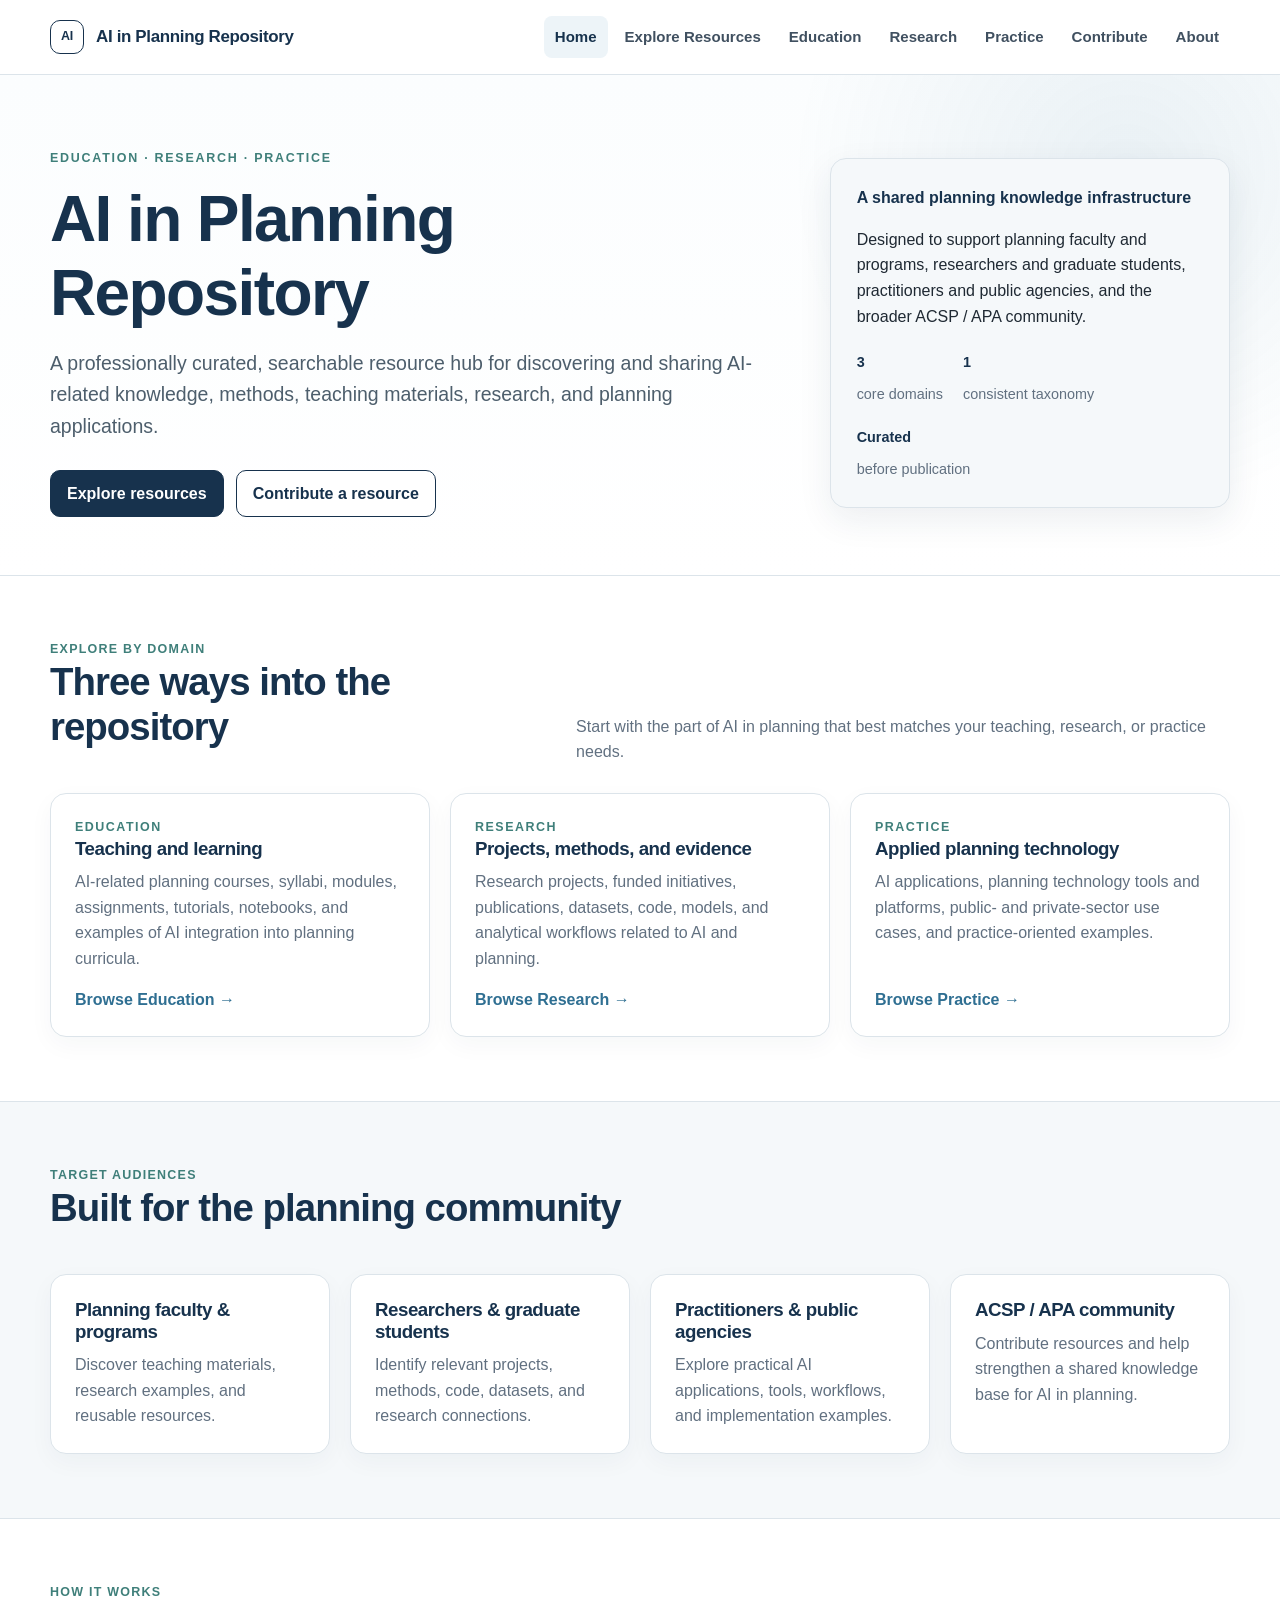
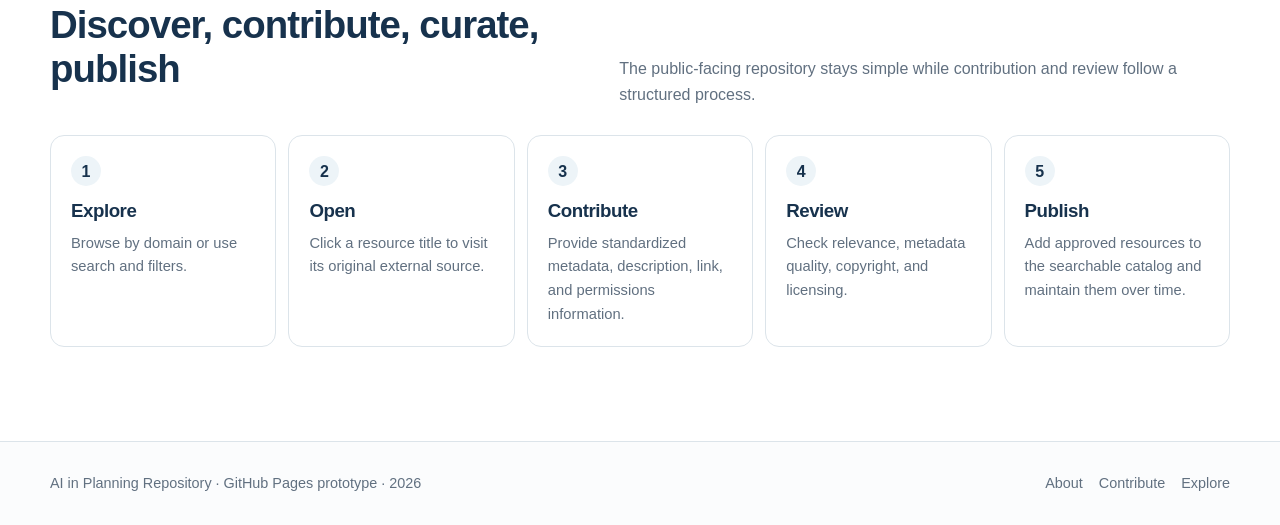
<file: index.html>
<!doctype html>
<html lang="en">
<head>
  <meta charset="utf-8">
  <meta name="viewport" content="width=device-width, initial-scale=1">
  <meta name="description" content="AI in Planning Repository">
  <title>Home | AI in Planning Repository</title>
  <link rel="stylesheet" href="assets/css/styles.css">
</head>
<body>

<a class="skip-link" href="#main">Skip to main content</a>
<header class="site-header">
  <div class="container header-inner">
    <a class="brand" href="index.html" aria-label="AI in Planning Repository home">
      <span class="brand-mark" aria-hidden="true">AI</span>
      <span>AI in Planning Repository</span>
    </a>
    <button class="nav-toggle" type="button" aria-expanded="false" aria-controls="site-navigation">Menu</button>
    <nav class="site-nav" id="site-navigation" aria-label="Primary navigation">
      <ul><li><a href="index.html" aria-current="page">Home</a></li><li><a href="explore.html">Explore Resources</a></li><li><a href="education.html">Education</a></li><li><a href="research.html">Research</a></li><li><a href="practice.html">Practice</a></li><li><a href="contribute.html">Contribute</a></li><li><a href="about.html">About</a></li></ul>
    </nav>
  </div>
</header>

<main id="main">

<section class="hero">
  <div class="container hero-grid">
    <div>
      <div class="eyebrow">Education · Research · Practice</div>
      <h1>AI in Planning Repository</h1>
      <p class="lede">
        A professionally curated, searchable resource hub for discovering and sharing
        AI-related knowledge, methods, teaching materials, research, and planning applications.
      </p>
      <div class="button-row">
        <a class="btn" href="explore.html">Explore resources</a>
        <a class="btn secondary" href="contribute.html">Contribute a resource</a>
      </div>
    </div>
    <aside class="hero-note" aria-label="Repository purpose">
      <strong>A shared planning knowledge infrastructure</strong>
      <p>
        Designed to support planning faculty and programs, researchers and graduate students,
        practitioners and public agencies, and the broader ACSP / APA community.
      </p>
      <div class="stat-line">
        <span><strong>3</strong> core domains</span>
        <span><strong>1</strong> consistent taxonomy</span>
        <span><strong>Curated</strong> before publication</span>
      </div>
    </aside>
  </div>
</section>

<section class="section">
  <div class="container">
    <div class="section-heading">
      <div>
        <div class="small-caps">Explore by domain</div>
        <h2>Three ways into the repository</h2>
      </div>
      <p>Start with the part of AI in planning that best matches your teaching, research, or practice needs.</p>
    </div>

    <div class="domain-grid">
      <article class="card domain-card">
        <div>
          <div class="domain-kicker">Education</div>
          <h3>Teaching and learning</h3>
          <p>AI-related planning courses, syllabi, modules, assignments, tutorials, notebooks, and examples of AI integration into planning curricula.</p>
        </div>
        <a class="text-link" href="education.html">Browse Education →</a>
      </article>

      <article class="card domain-card">
        <div>
          <div class="domain-kicker">Research</div>
          <h3>Projects, methods, and evidence</h3>
          <p>Research projects, funded initiatives, publications, datasets, code, models, and analytical workflows related to AI and planning.</p>
        </div>
        <a class="text-link" href="research.html">Browse Research →</a>
      </article>

      <article class="card domain-card">
        <div>
          <div class="domain-kicker">Practice</div>
          <h3>Applied planning technology</h3>
          <p>AI applications, planning technology tools and platforms, public- and private-sector use cases, and practice-oriented examples.</p>
        </div>
        <a class="text-link" href="practice.html">Browse Practice →</a>
      </article>
    </div>
  </div>
</section>

<section class="section soft">
  <div class="container">
    <div class="section-heading">
      <div>
        <div class="small-caps">Target audiences</div>
        <h2>Built for the planning community</h2>
      </div>
    </div>
    <div class="audience-grid">
      <article class="card"><h3>Planning faculty & programs</h3><p>Discover teaching materials, research examples, and reusable resources.</p></article>
      <article class="card"><h3>Researchers & graduate students</h3><p>Identify relevant projects, methods, code, datasets, and research connections.</p></article>
      <article class="card"><h3>Practitioners & public agencies</h3><p>Explore practical AI applications, tools, workflows, and implementation examples.</p></article>
      <article class="card"><h3>ACSP / APA community</h3><p>Contribute resources and help strengthen a shared knowledge base for AI in planning.</p></article>
    </div>
  </div>
</section>

<section class="section">
  <div class="container">
    <div class="section-heading">
      <div>
        <div class="small-caps">How it works</div>
        <h2>Discover, contribute, curate, publish</h2>
      </div>
      <p>The public-facing repository stays simple while contribution and review follow a structured process.</p>
    </div>
    <div class="workflow" aria-label="Repository workflow">
      <div class="workflow-step"><h3>Explore</h3><p>Browse by domain or use search and filters.</p></div>
      <div class="workflow-step"><h3>Open</h3><p>Click a resource title to visit its original external source.</p></div>
      <div class="workflow-step"><h3>Contribute</h3><p>Provide standardized metadata, description, link, and permissions information.</p></div>
      <div class="workflow-step"><h3>Review</h3><p>Check relevance, metadata quality, copyright, and licensing.</p></div>
      <div class="workflow-step"><h3>Publish</h3><p>Add approved resources to the searchable catalog and maintain them over time.</p></div>
    </div>
  </div>
</section>

</main>

<footer class="site-footer">
  <div class="container footer-inner">
    <div>AI in Planning Repository · GitHub Pages prototype · <span data-year></span></div>
    <div class="footer-links">
      <a href="about.html">About</a>
      <a href="contribute.html">Contribute</a>
      <a href="explore.html">Explore</a>
    </div>
  </div>
</footer>
<script src="data/resources.js"></script>
<script src="assets/js/app.js"></script>

</body>
</html>
</file>
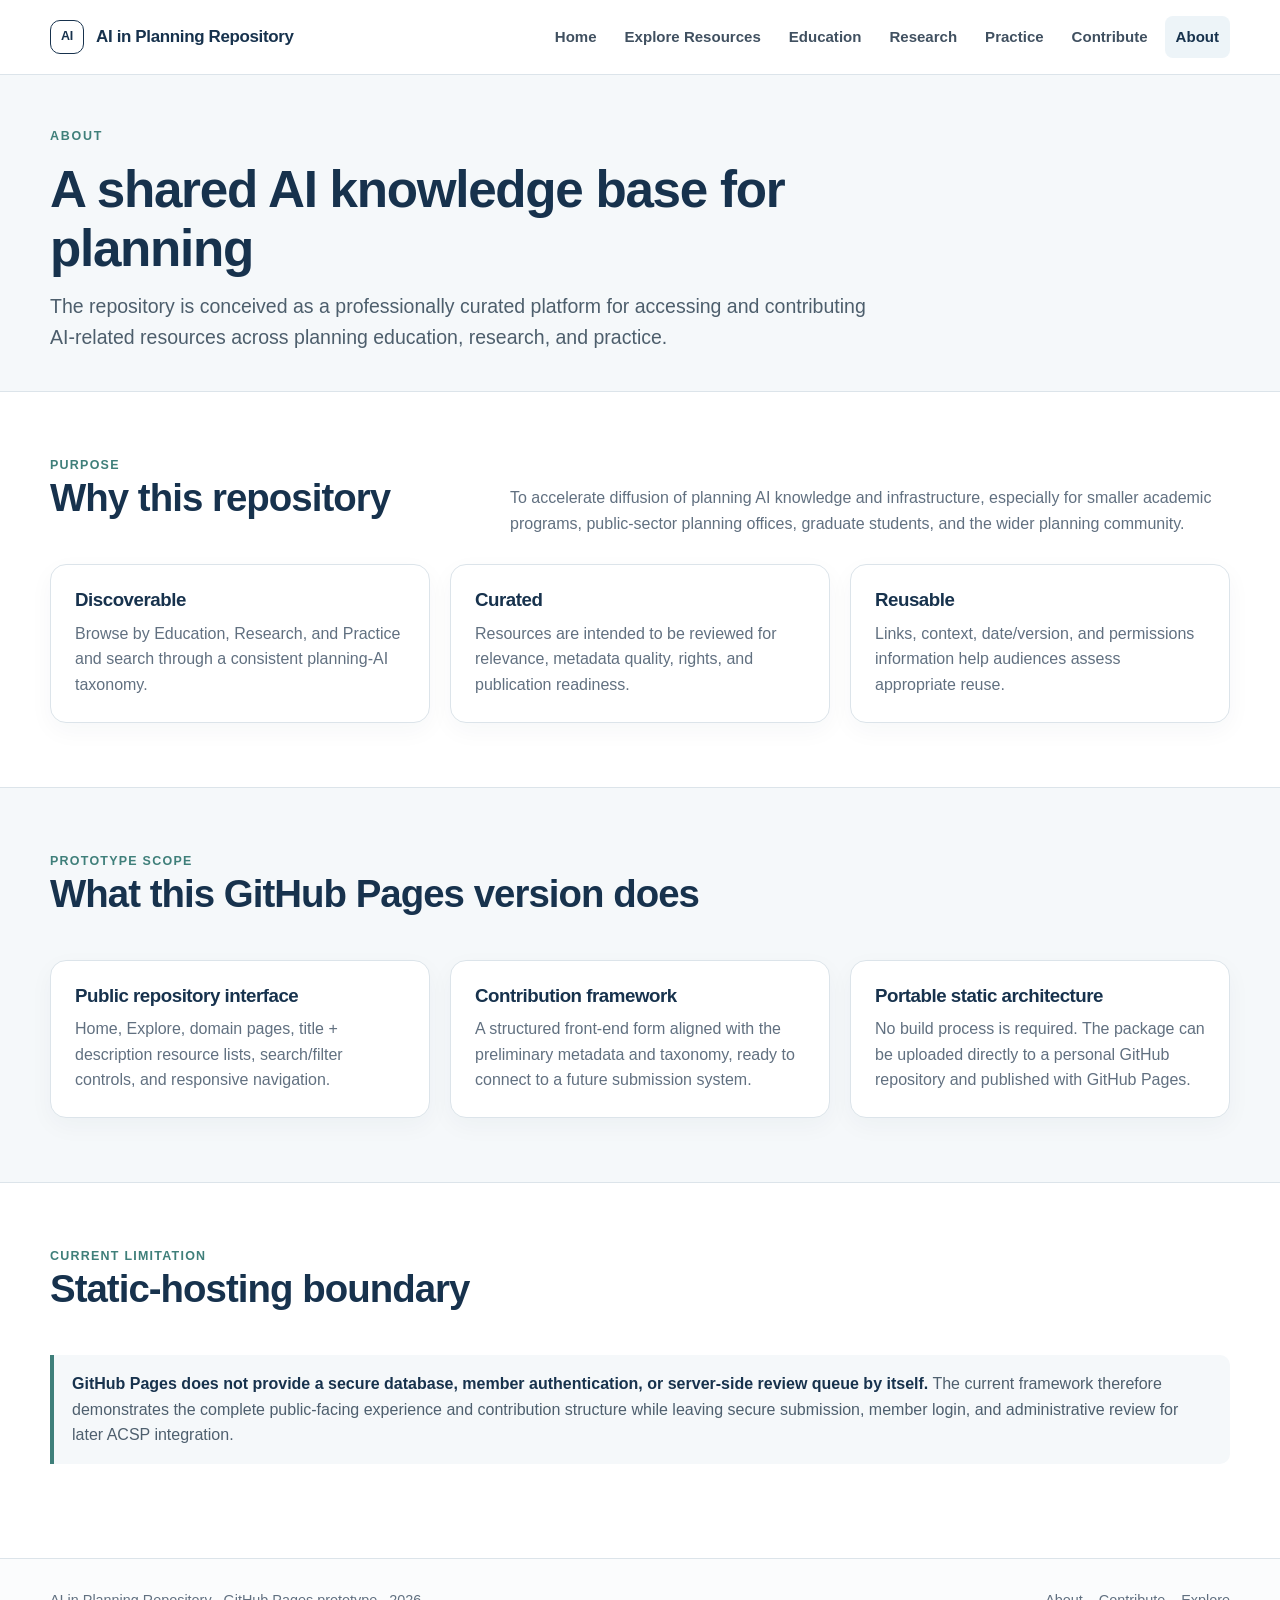
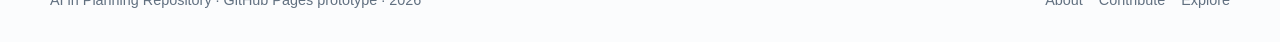
<file: about.html>
<!doctype html>
<html lang="en">
<head>
  <meta charset="utf-8">
  <meta name="viewport" content="width=device-width, initial-scale=1">
  <meta name="description" content="AI in Planning Repository">
  <title>About | AI in Planning Repository</title>
  <link rel="stylesheet" href="assets/css/styles.css">
</head>
<body>

<a class="skip-link" href="#main">Skip to main content</a>
<header class="site-header">
  <div class="container header-inner">
    <a class="brand" href="index.html" aria-label="AI in Planning Repository home">
      <span class="brand-mark" aria-hidden="true">AI</span>
      <span>AI in Planning Repository</span>
    </a>
    <button class="nav-toggle" type="button" aria-expanded="false" aria-controls="site-navigation">Menu</button>
    <nav class="site-nav" id="site-navigation" aria-label="Primary navigation">
      <ul><li><a href="index.html">Home</a></li><li><a href="explore.html">Explore Resources</a></li><li><a href="education.html">Education</a></li><li><a href="research.html">Research</a></li><li><a href="practice.html">Practice</a></li><li><a href="contribute.html">Contribute</a></li><li><a href="about.html" aria-current="page">About</a></li></ul>
    </nav>
  </div>
</header>

<main id="main">

<section class="page-hero">
  <div class="container">
    <div class="eyebrow">About</div>
    <h1>A shared AI knowledge base for planning</h1>
    <p class="lede">The repository is conceived as a professionally curated platform for accessing and contributing AI-related resources across planning education, research, and practice.</p>
  </div>
</section>

<section class="section">
  <div class="container">
    <div class="section-heading">
      <div>
        <div class="small-caps">Purpose</div>
        <h2>Why this repository</h2>
      </div>
      <p>To accelerate diffusion of planning AI knowledge and infrastructure, especially for smaller academic programs, public-sector planning offices, graduate students, and the wider planning community.</p>
    </div>

    <div class="principle-grid">
      <article class="card"><h3>Discoverable</h3><p>Browse by Education, Research, and Practice and search through a consistent planning-AI taxonomy.</p></article>
      <article class="card"><h3>Curated</h3><p>Resources are intended to be reviewed for relevance, metadata quality, rights, and publication readiness.</p></article>
      <article class="card"><h3>Reusable</h3><p>Links, context, date/version, and permissions information help audiences assess appropriate reuse.</p></article>
    </div>
  </div>
</section>

<section class="section soft">
  <div class="container">
    <div class="section-heading">
      <div>
        <div class="small-caps">Prototype scope</div>
        <h2>What this GitHub Pages version does</h2>
      </div>
    </div>
    <div class="domain-grid">
      <article class="card"><h3>Public repository interface</h3><p>Home, Explore, domain pages, title + description resource lists, search/filter controls, and responsive navigation.</p></article>
      <article class="card"><h3>Contribution framework</h3><p>A structured front-end form aligned with the preliminary metadata and taxonomy, ready to connect to a future submission system.</p></article>
      <article class="card"><h3>Portable static architecture</h3><p>No build process is required. The package can be uploaded directly to a personal GitHub repository and published with GitHub Pages.</p></article>
    </div>
  </div>
</section>

<section class="section">
  <div class="container">
    <div class="section-heading">
      <div>
        <div class="small-caps">Current limitation</div>
        <h2>Static-hosting boundary</h2>
      </div>
    </div>
    <div class="notice">
      <strong>GitHub Pages does not provide a secure database, member authentication, or server-side review queue by itself.</strong>
      The current framework therefore demonstrates the complete public-facing experience and contribution structure while leaving secure submission, member login, and administrative review for later ACSP integration.
    </div>
  </div>
</section>

</main>

<footer class="site-footer">
  <div class="container footer-inner">
    <div>AI in Planning Repository · GitHub Pages prototype · <span data-year></span></div>
    <div class="footer-links">
      <a href="about.html">About</a>
      <a href="contribute.html">Contribute</a>
      <a href="explore.html">Explore</a>
    </div>
  </div>
</footer>
<script src="data/resources.js"></script>
<script src="assets/js/app.js"></script>

</body>
</html>
</file>
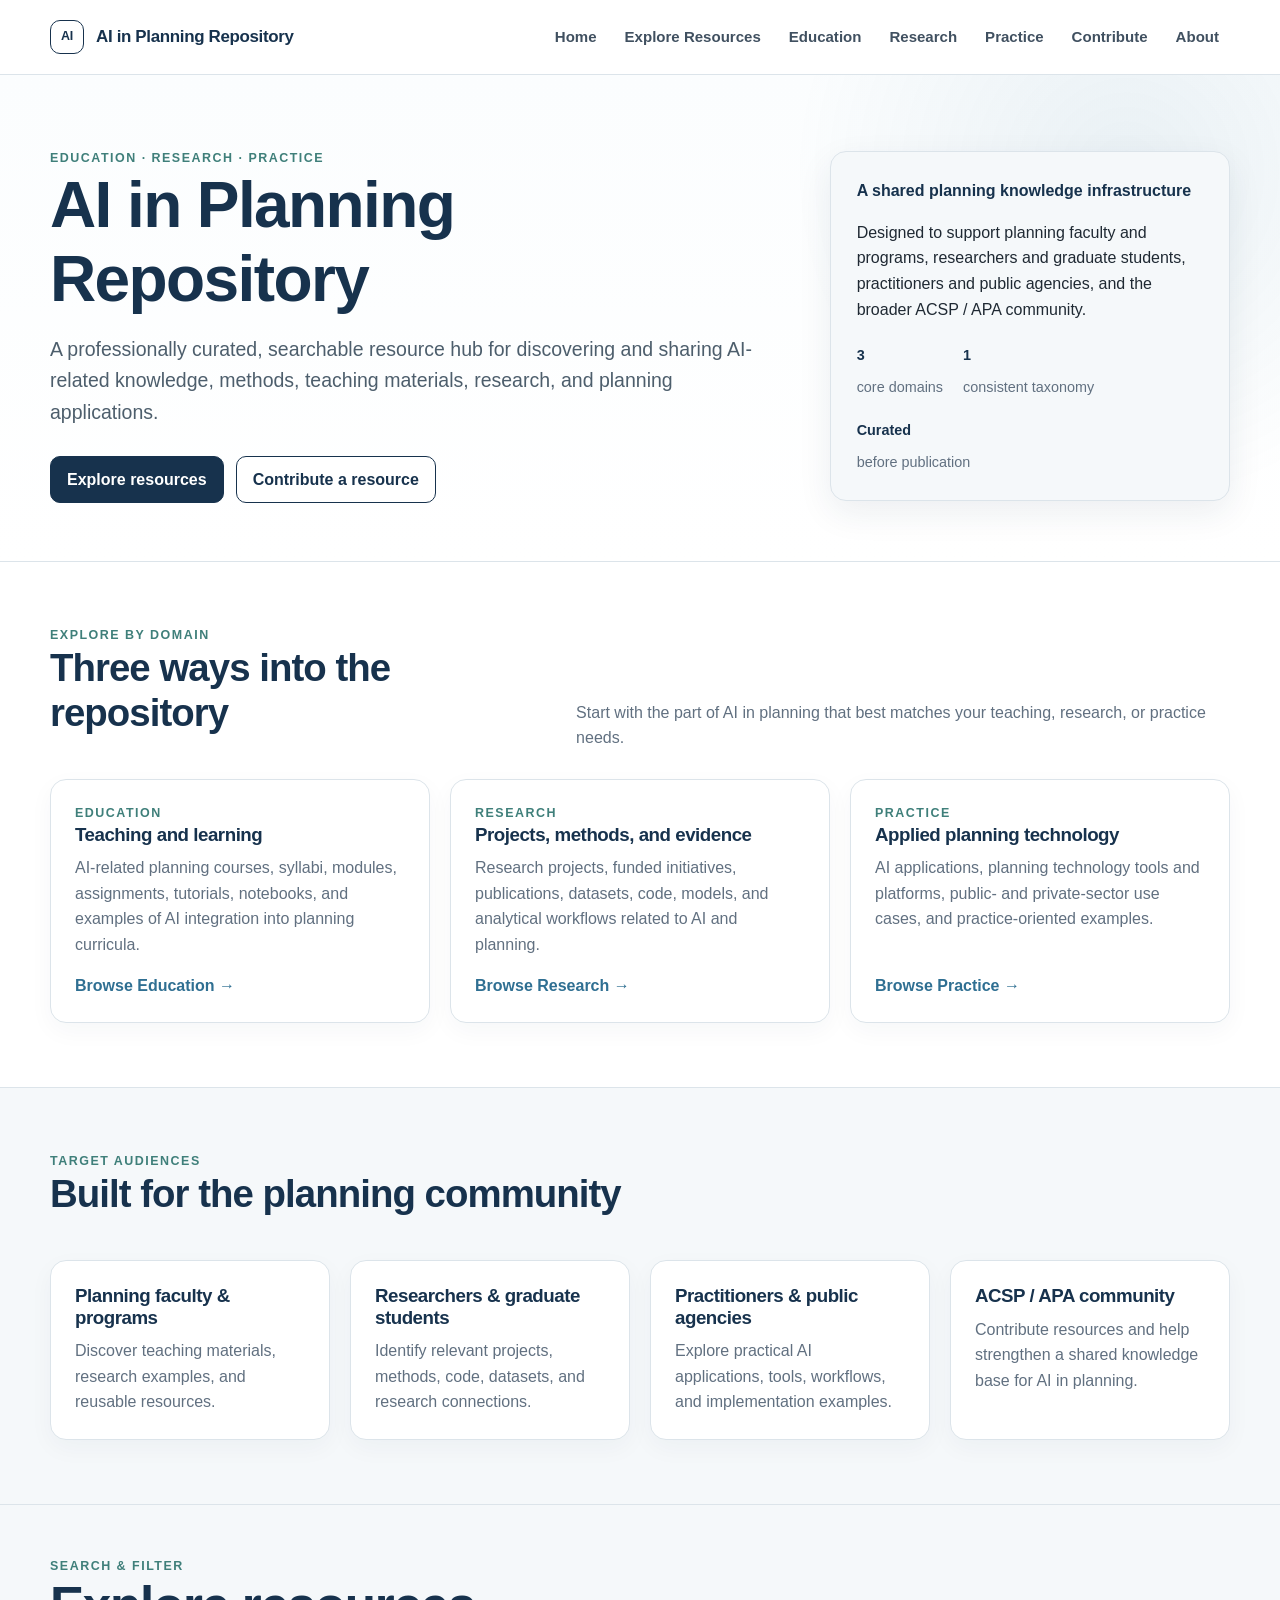
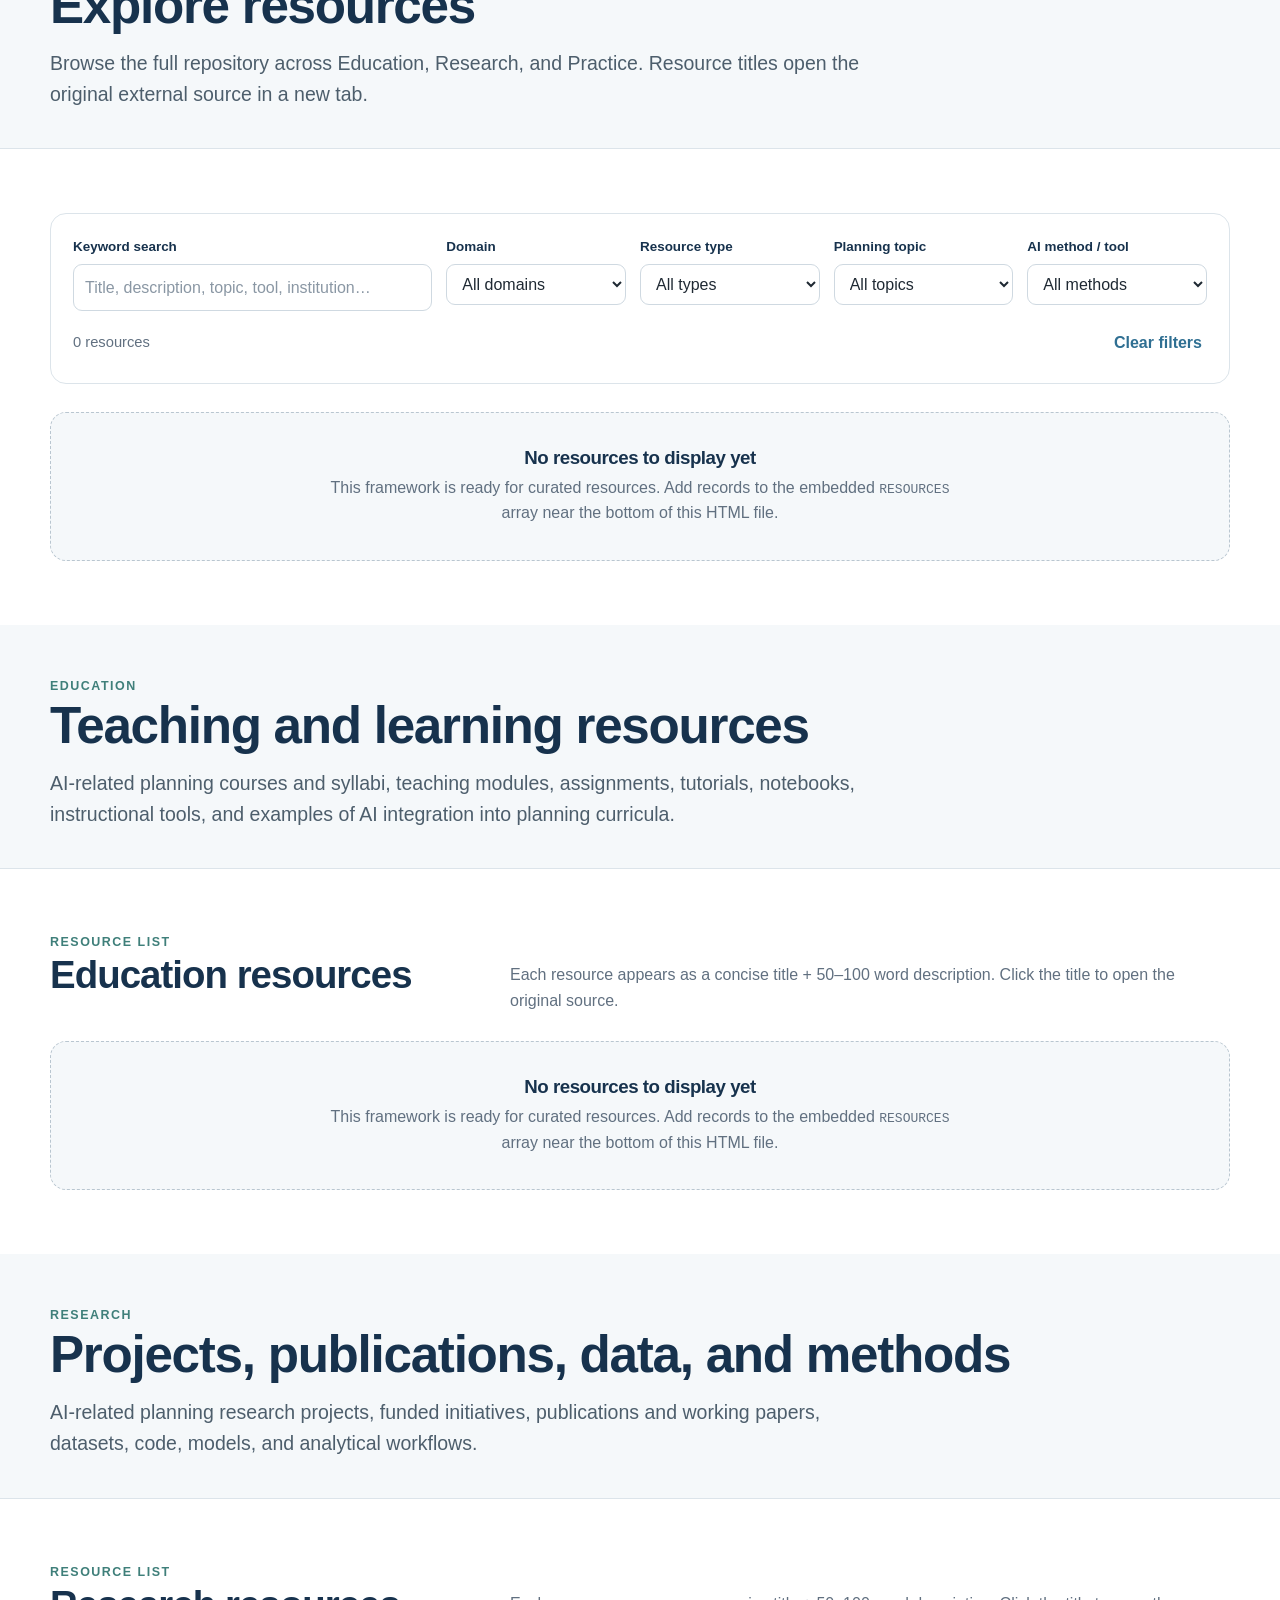
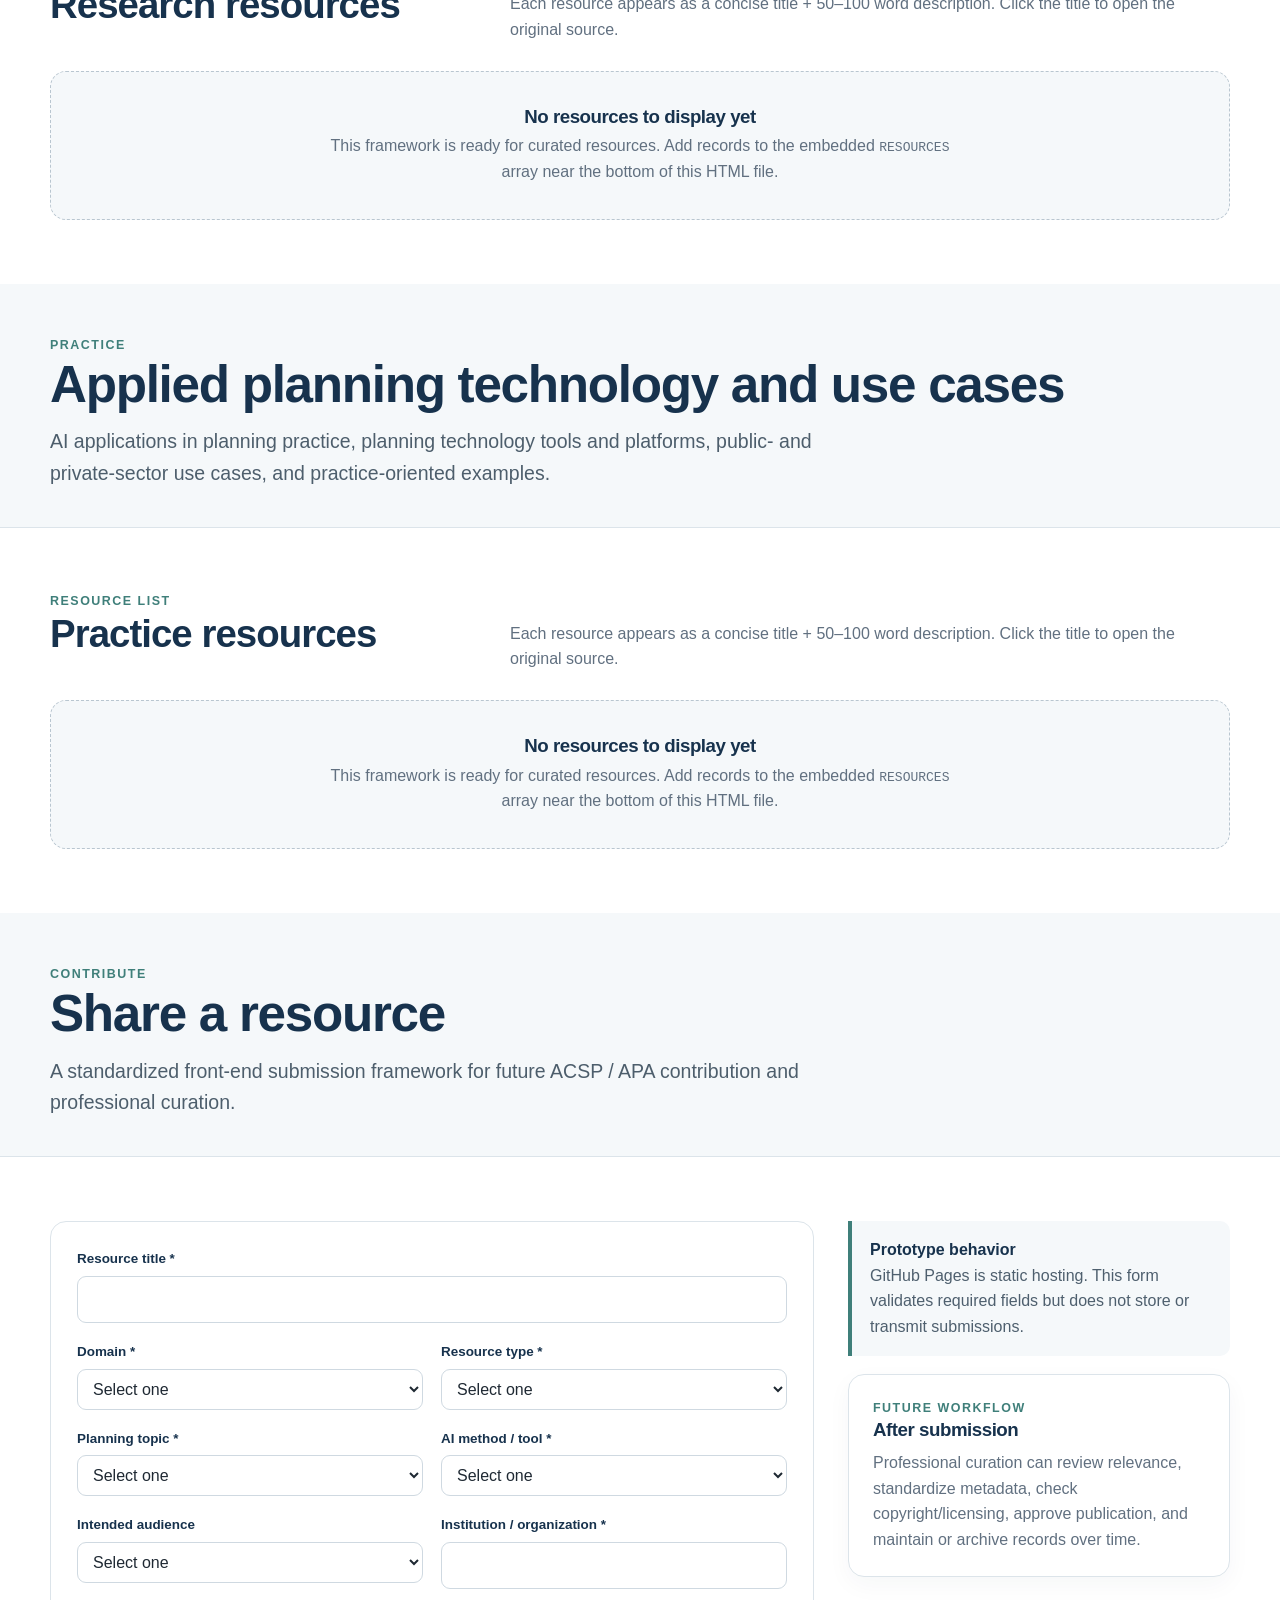
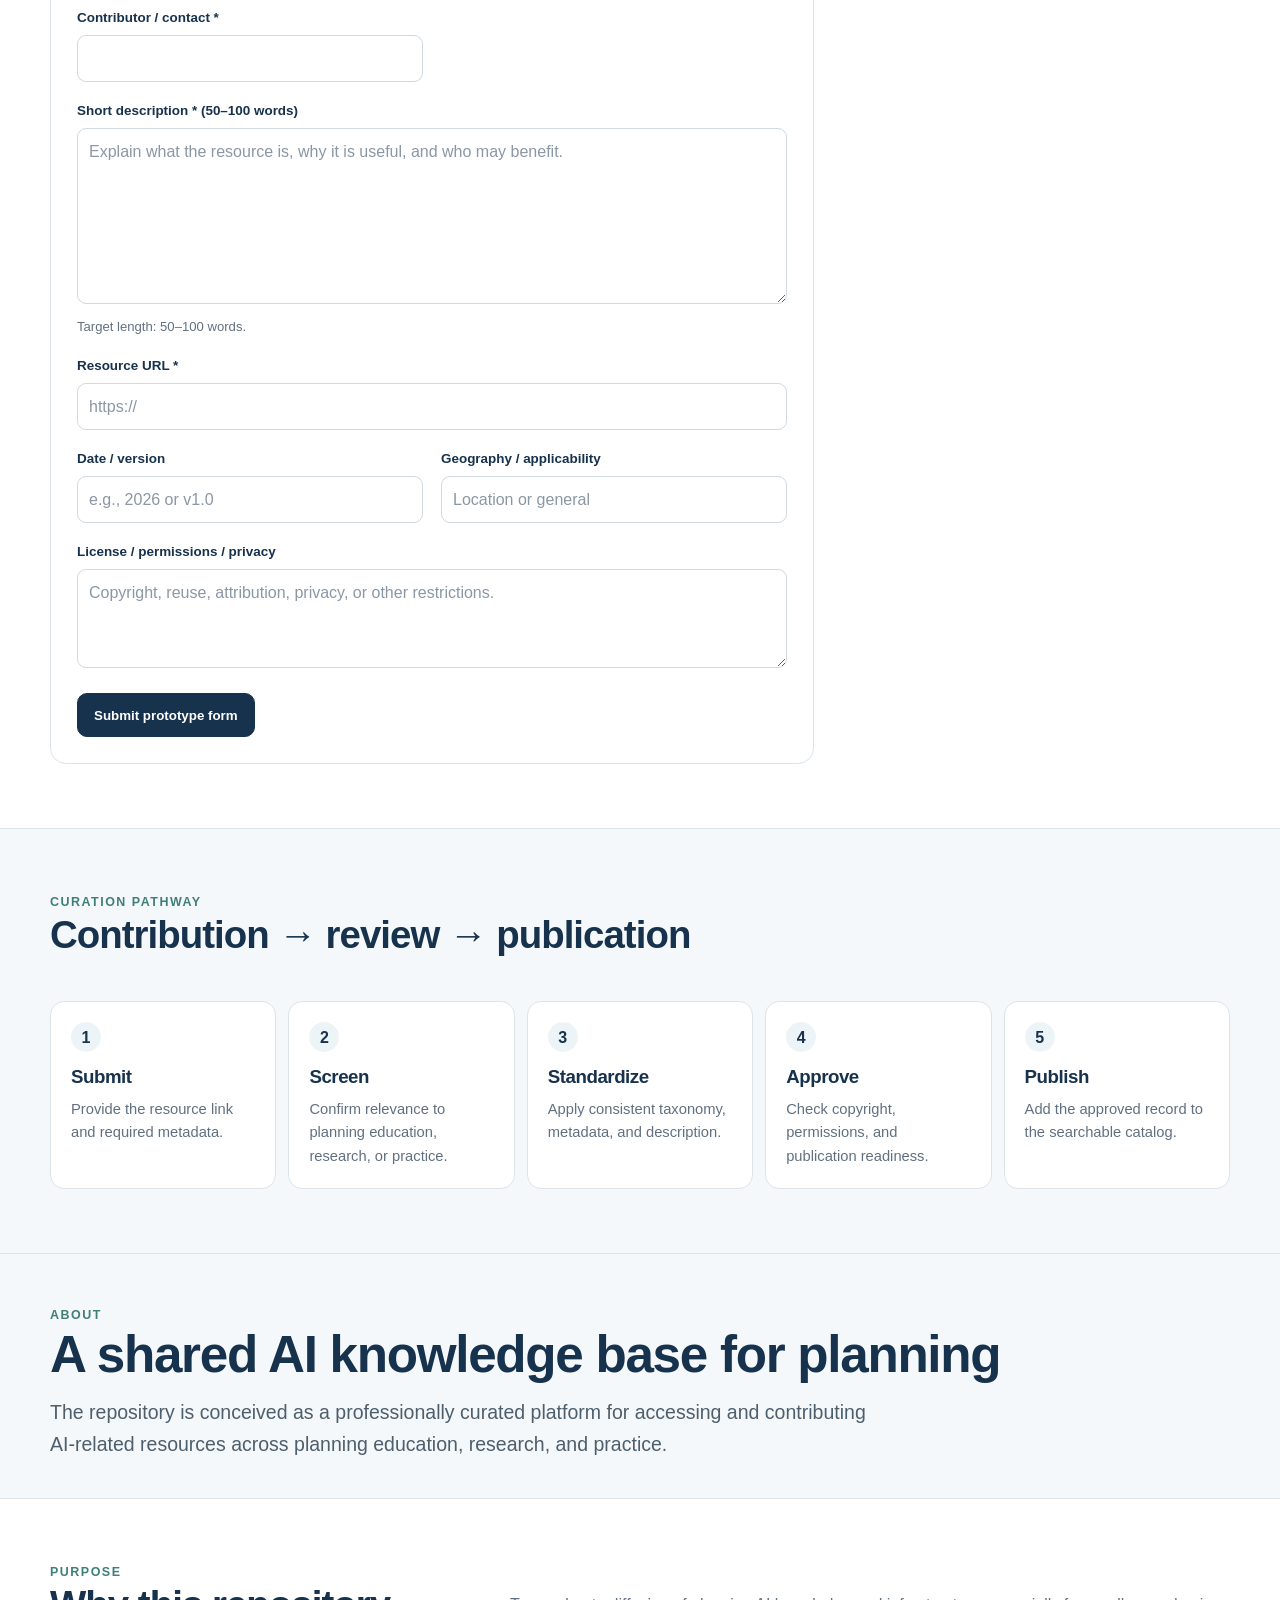
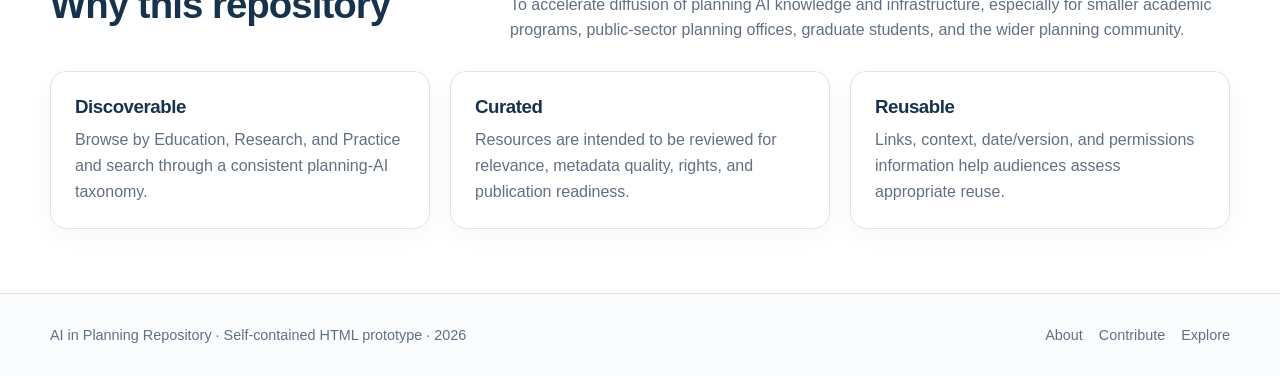
<file: AI-in-Planning-Repository-Self-Contained.html>
<!doctype html>
<html lang="en">
<head>
  <meta charset="utf-8">
  <meta name="viewport" content="width=device-width, initial-scale=1">
  <meta name="description" content="AI in Planning Repository — self-contained GitHub Pages prototype">
  <title>AI in Planning Repository</title>
  <style>
    :root{
      --navy:#17324d;--navy2:#244864;--blue:#2f6f92;--teal:#3f7f7a;--ink:#1f2933;
      --muted:#617080;--line:#dce4ea;--soft:#f5f8fa;--softblue:#edf4f8;--white:#fff;
      --shadow:0 12px 34px rgba(23,50,77,.08);--radius:16px;--max:1180px
    }
    *{box-sizing:border-box}
    html{scroll-behavior:smooth}
    body{margin:0;font-family:Inter,ui-sans-serif,-apple-system,BlinkMacSystemFont,"Segoe UI",Roboto,Helvetica,Arial,sans-serif;color:var(--ink);background:#fff;line-height:1.6}
    a{color:var(--blue)}
    a:hover{color:var(--navy)}
    a:focus-visible,button:focus-visible,input:focus-visible,select:focus-visible,textarea:focus-visible{outline:3px solid rgba(11,111,183,.28);outline-offset:2px}
    .container{width:min(calc(100% - 40px),var(--max));margin:0 auto}
    .skip-link{position:absolute;top:-60px;left:16px;z-index:1000;background:var(--navy);color:white;padding:10px 14px;border-radius:8px;text-decoration:none}
    .skip-link:focus{top:12px}
    .site-header{position:sticky;top:0;z-index:50;background:rgba(255,255,255,.96);backdrop-filter:blur(12px);border-bottom:1px solid var(--line)}
    .header-inner{min-height:74px;display:flex;align-items:center;justify-content:space-between;gap:28px}
    .brand{display:inline-flex;align-items:center;gap:12px;color:var(--navy);text-decoration:none;font-weight:800;letter-spacing:-.02em;font-size:1.06rem}
    .brand-mark{width:34px;height:34px;display:grid;place-items:center;border:1px solid var(--navy);border-radius:10px;font-size:.78rem;font-weight:800}
    .nav-toggle{display:none;border:1px solid var(--line);background:white;color:var(--navy);border-radius:9px;padding:8px 11px;font:inherit;cursor:pointer}
    nav ul{display:flex;list-style:none;padding:0;margin:0;gap:6px;align-items:center}
    nav a{display:inline-block;padding:9px 11px;color:#405060;text-decoration:none;border-radius:8px;font-size:.94rem;font-weight:600}
    nav a:hover{color:var(--navy);background:var(--softblue)}
    .hero{padding:74px 0 58px;border-bottom:1px solid var(--line);background:radial-gradient(circle at 88% 20%,rgba(47,111,146,.09),transparent 28%),linear-gradient(180deg,#fbfdfe,#fff)}
    .hero-grid{display:grid;grid-template-columns:1.45fr .8fr;gap:54px;align-items:center}
    .eyebrow,.small-caps,.domain-kicker{color:var(--teal);text-transform:uppercase;letter-spacing:.12em;font-size:.78rem;font-weight:800}
    h1,h2,h3{color:var(--navy);line-height:1.15;letter-spacing:-.025em}
    h1{margin:0 0 18px;font-size:clamp(2.35rem,5vw,4.8rem);max-width:920px}
    h2{margin:0 0 16px;font-size:clamp(1.7rem,3vw,2.5rem)}
    h3{margin:0 0 10px}
    .lede{max-width:820px;color:#4d5e6c;font-size:clamp(1.05rem,1.6vw,1.22rem);margin:0 0 28px}
    .button-row{display:flex;flex-wrap:wrap;gap:12px}
    .btn{display:inline-flex;align-items:center;justify-content:center;min-height:44px;padding:10px 16px;border-radius:10px;border:1px solid var(--navy);background:var(--navy);color:white;text-decoration:none;font-weight:700;cursor:pointer}
    .btn:hover{background:var(--navy2);color:white}.btn.secondary{background:white;color:var(--navy)}.btn.secondary:hover{background:var(--softblue)}
    .hero-note{background:var(--soft);border:1px solid var(--line);border-radius:var(--radius);padding:26px;box-shadow:var(--shadow)}
    .hero-note strong{color:var(--navy);display:block;margin-bottom:9px}
    .section{padding:64px 0}.section.soft{background:var(--soft);border-block:1px solid var(--line)}
    .section-heading{display:flex;align-items:end;justify-content:space-between;gap:20px;margin-bottom:28px}
    .section-heading p{max-width:720px;margin:0;color:var(--muted)}
    .domain-grid,.audience-grid,.principle-grid{display:grid;grid-template-columns:repeat(3,1fr);gap:20px}.audience-grid{grid-template-columns:repeat(4,1fr)}
    .card{border:1px solid var(--line);border-radius:var(--radius);padding:24px;background:white;box-shadow:0 8px 25px rgba(23,50,77,.04)}
    .card p{margin:0;color:var(--muted)}.card .text-link{display:inline-block;margin-top:15px;font-weight:700;text-decoration:none}
    .domain-card{min-height:235px;display:flex;flex-direction:column;justify-content:space-between}
    .page-hero{padding:52px 0 38px;background:var(--soft);border-bottom:1px solid var(--line)}
    .page-hero h2{font-size:clamp(2rem,4vw,3.4rem);margin-bottom:12px}.page-hero .lede{margin-bottom:0}
    .filters{border:1px solid var(--line);border-radius:var(--radius);background:white;padding:22px;margin-bottom:28px}
    .filter-grid{display:grid;grid-template-columns:2fr repeat(4,minmax(135px,1fr));gap:14px}
    .field label{display:block;color:var(--navy);font-weight:700;font-size:.84rem;margin-bottom:6px}
    input,select,textarea{width:100%;border:1px solid #cfd9e1;border-radius:9px;padding:10px 11px;font:inherit;color:var(--ink);background:white}
    input::placeholder,textarea::placeholder{color:#8a97a4}
    .filter-actions{margin-top:14px;display:flex;gap:10px;align-items:center;justify-content:space-between}
    .result-count{color:var(--muted);font-size:.92rem}.link-button{background:transparent;border:0;padding:5px;color:var(--blue);cursor:pointer;font:inherit;font-weight:700}
    .resource-list{display:grid;gap:16px}.resource-item{padding:22px 0 24px;border-bottom:1px solid var(--line)}.resource-item:first-child{border-top:1px solid var(--line)}
    .resource-title{font-size:1.18rem;font-weight:800;line-height:1.35;color:var(--navy);text-decoration-thickness:1px;text-underline-offset:3px}.resource-title::after{content:" ↗";font-size:.85em}
    .resource-description{max-width:900px;margin:9px 0 0;color:#475866}.resource-meta{margin-top:10px;display:flex;flex-wrap:wrap;gap:6px 12px;color:var(--muted);font-size:.86rem}
    .resource-meta span:not(:last-child)::after{content:"•";margin-left:12px;color:#a1adb7}
    .empty-state{border:1px dashed #b9c6d0;border-radius:var(--radius);background:var(--soft);padding:34px;text-align:center}.empty-state h3{margin-bottom:6px}.empty-state p{margin:0 auto;max-width:620px;color:var(--muted)}
    .workflow{display:grid;grid-template-columns:repeat(5,1fr);gap:12px;counter-reset:workflow}.workflow-step{position:relative;border:1px solid var(--line);border-radius:14px;padding:20px;background:white;min-height:150px}
    .workflow-step::before{counter-increment:workflow;content:counter(workflow);display:grid;place-items:center;width:30px;height:30px;border-radius:999px;background:var(--softblue);color:var(--navy);font-weight:800;margin-bottom:14px}
    .workflow-step p{color:var(--muted);margin:0;font-size:.92rem}
    .form-wrap{display:grid;grid-template-columns:1.5fr .75fr;gap:34px;align-items:start}.form-card{border:1px solid var(--line);border-radius:var(--radius);padding:26px;background:white}
    .form-grid{display:grid;grid-template-columns:1fr 1fr;gap:18px}.field.full{grid-column:1/-1}.help{color:var(--muted);font-size:.82rem;margin-top:5px}
    .notice{border-left:4px solid var(--teal);background:var(--soft);padding:16px 18px;border-radius:0 10px 10px 0;color:#4e5f6e}.notice strong{color:var(--navy)}
    .status-message{display:none;margin-top:16px;padding:12px 14px;border-radius:9px;background:var(--softblue);color:var(--navy);font-weight:600}
    .site-footer{border-top:1px solid var(--line);background:#fbfcfd;padding:30px 0;color:var(--muted);font-size:.9rem}.footer-inner{display:flex;justify-content:space-between;gap:24px;align-items:center}.footer-links{display:flex;flex-wrap:wrap;gap:16px}.footer-links a{text-decoration:none;color:var(--muted)}
    .stat-line{display:flex;gap:20px;flex-wrap:wrap;margin-top:22px;color:var(--muted);font-size:.9rem}.stat-line strong{color:var(--navy)}
    .section-anchor{scroll-margin-top:84px}
    @media(max-width:980px){.hero-grid,.form-wrap{grid-template-columns:1fr}.domain-grid,.principle-grid{grid-template-columns:repeat(2,1fr)}.audience-grid{grid-template-columns:repeat(2,1fr)}.filter-grid{grid-template-columns:repeat(2,1fr)}.filter-grid .field:first-child{grid-column:1/-1}.workflow{grid-template-columns:repeat(2,1fr)}}
    @media(max-width:760px){.container{width:min(calc(100% - 28px),var(--max))}.nav-toggle{display:inline-block}nav{position:absolute;left:0;right:0;top:74px;background:white;border-bottom:1px solid var(--line);padding:10px 14px 14px;display:none}nav.open{display:block}nav ul{align-items:stretch;flex-direction:column}nav a{width:100%}.hero{padding:50px 0 42px}.section{padding:48px 0}.domain-grid,.audience-grid,.principle-grid,.filter-grid,.workflow,.form-grid{grid-template-columns:1fr}.filter-grid .field:first-child,.field.full{grid-column:auto}.section-heading,.footer-inner,.filter-actions{align-items:flex-start;flex-direction:column}}
    @media(prefers-reduced-motion:reduce){html{scroll-behavior:auto}*,*::before,*::after{animation-duration:.001ms!important;animation-iteration-count:1!important;transition-duration:.001ms!important}}
  </style>
</head>
<body>
<a class="skip-link" href="#main">Skip to main content</a>

<header class="site-header">
  <div class="container header-inner">
    <a class="brand" href="#home" aria-label="AI in Planning Repository home">
      <span class="brand-mark" aria-hidden="true">AI</span>
      <span>AI in Planning Repository</span>
    </a>
    <button class="nav-toggle" type="button" aria-expanded="false" aria-controls="site-navigation">Menu</button>
    <nav id="site-navigation" aria-label="Primary navigation">
      <ul>
        <li><a href="#home">Home</a></li>
        <li><a href="#explore">Explore Resources</a></li>
        <li><a href="#education">Education</a></li>
        <li><a href="#research">Research</a></li>
        <li><a href="#practice">Practice</a></li>
        <li><a href="#contribute">Contribute</a></li>
        <li><a href="#about">About</a></li>
      </ul>
    </nav>
  </div>
</header>

<main id="main">
  <section class="hero section-anchor" id="home">
    <div class="container hero-grid">
      <div>
        <div class="eyebrow">Education · Research · Practice</div>
        <h1>AI in Planning Repository</h1>
        <p class="lede">
          A professionally curated, searchable resource hub for discovering and sharing
          AI-related knowledge, methods, teaching materials, research, and planning applications.
        </p>
        <div class="button-row">
          <a class="btn" href="#explore">Explore resources</a>
          <a class="btn secondary" href="#contribute">Contribute a resource</a>
        </div>
      </div>
      <aside class="hero-note" aria-label="Repository purpose">
        <strong>A shared planning knowledge infrastructure</strong>
        <p>
          Designed to support planning faculty and programs, researchers and graduate students,
          practitioners and public agencies, and the broader ACSP / APA community.
        </p>
        <div class="stat-line">
          <span><strong>3</strong> core domains</span>
          <span><strong>1</strong> consistent taxonomy</span>
          <span><strong>Curated</strong> before publication</span>
        </div>
      </aside>
    </div>
  </section>

  <section class="section">
    <div class="container">
      <div class="section-heading">
        <div><div class="small-caps">Explore by domain</div><h2>Three ways into the repository</h2></div>
        <p>Start with the part of AI in planning that best matches your teaching, research, or practice needs.</p>
      </div>
      <div class="domain-grid">
        <article class="card domain-card">
          <div><div class="domain-kicker">Education</div><h3>Teaching and learning</h3><p>AI-related planning courses, syllabi, modules, assignments, tutorials, notebooks, and examples of AI integration into planning curricula.</p></div>
          <a class="text-link" href="#education">Browse Education →</a>
        </article>
        <article class="card domain-card">
          <div><div class="domain-kicker">Research</div><h3>Projects, methods, and evidence</h3><p>Research projects, funded initiatives, publications, datasets, code, models, and analytical workflows related to AI and planning.</p></div>
          <a class="text-link" href="#research">Browse Research →</a>
        </article>
        <article class="card domain-card">
          <div><div class="domain-kicker">Practice</div><h3>Applied planning technology</h3><p>AI applications, planning technology tools and platforms, public- and private-sector use cases, and practice-oriented examples.</p></div>
          <a class="text-link" href="#practice">Browse Practice →</a>
        </article>
      </div>
    </div>
  </section>

  <section class="section soft">
    <div class="container">
      <div class="section-heading"><div><div class="small-caps">Target audiences</div><h2>Built for the planning community</h2></div></div>
      <div class="audience-grid">
        <article class="card"><h3>Planning faculty & programs</h3><p>Discover teaching materials, research examples, and reusable resources.</p></article>
        <article class="card"><h3>Researchers & graduate students</h3><p>Identify relevant projects, methods, code, datasets, and research connections.</p></article>
        <article class="card"><h3>Practitioners & public agencies</h3><p>Explore practical AI applications, tools, workflows, and implementation examples.</p></article>
        <article class="card"><h3>ACSP / APA community</h3><p>Contribute resources and help strengthen a shared knowledge base for AI in planning.</p></article>
      </div>
    </div>
  </section>

  <section class="page-hero section-anchor" id="explore">
    <div class="container">
      <div class="eyebrow">Search & filter</div>
      <h2>Explore resources</h2>
      <p class="lede">Browse the full repository across Education, Research, and Practice. Resource titles open the original external source in a new tab.</p>
    </div>
  </section>

  <section class="section">
    <div class="container">
      <div class="filters" aria-label="Resource filters">
        <div class="filter-grid">
          <div class="field"><label for="search">Keyword search</label><input id="search" type="search" placeholder="Title, description, topic, tool, institution…"></div>
          <div class="field"><label for="domain">Domain</label><select id="domain"><option value="">All domains</option><option>Education</option><option>Research</option><option>Practice</option></select></div>
          <div class="field"><label for="resourceType">Resource type</label><select id="resourceType"><option value="">All types</option><option>Use Case</option><option>Course / Syllabus</option><option>Publication</option><option>Dataset</option><option>Code / Notebook</option><option>Tool</option><option>Workflow</option></select></div>
          <div class="field"><label for="planningTopic">Planning topic</label><select id="planningTopic"><option value="">All topics</option><option>Track 1: AI in Planning</option><option>Track 2: Community Development and Housing</option><option>Track 3: Environmental Planning</option><option>Track 4: Inclusion, Anti-racism and Accessibility in Planning</option><option>Track 5: International Development Planning</option><option>Track 6: Land Use Policy, Governance and Law</option><option>Track 7: Food Systems and Community Health</option><option>Track 8: Planning History, Theory and Education</option><option>Track 9: Regional Planning & Economic Development</option><option>Track 10: Quantitative and Spatial Methods</option><option>Track 11: Transportation & Infrastructure Planning</option><option>Track 12: Placemaking and Urban Design</option></select></div>
          <div class="field"><label for="aiMethod">AI method / tool</label><select id="aiMethod"><option value="">All methods</option><option>Generative AI / LLMs</option><option>Machine Learning</option><option>NLP</option><option>Computer Vision</option><option>GeoAI</option><option>Predictive Analytics</option><option>Agents</option></select></div>
        </div>
        <div class="filter-actions"><span class="result-count" data-result-count="all">0 resources</span><button class="link-button" type="button" data-clear-filters>Clear filters</button></div>
      </div>
      <div class="resource-list" data-resource-list="all"></div>
    </div>
  </section>

  <section class="page-hero section-anchor" id="education">
    <div class="container"><div class="eyebrow">Education</div><h2>Teaching and learning resources</h2><p class="lede">AI-related planning courses and syllabi, teaching modules, assignments, tutorials, notebooks, instructional tools, and examples of AI integration into planning curricula.</p></div>
  </section>
  <section class="section"><div class="container"><div class="section-heading"><div><div class="small-caps">Resource list</div><h2>Education resources</h2></div><p>Each resource appears as a concise title + 50–100 word description. Click the title to open the original source.</p></div><div class="resource-list" data-resource-list="Education"></div></div></section>

  <section class="page-hero section-anchor" id="research">
    <div class="container"><div class="eyebrow">Research</div><h2>Projects, publications, data, and methods</h2><p class="lede">AI-related planning research projects, funded initiatives, publications and working papers, datasets, code, models, and analytical workflows.</p></div>
  </section>
  <section class="section"><div class="container"><div class="section-heading"><div><div class="small-caps">Resource list</div><h2>Research resources</h2></div><p>Each resource appears as a concise title + 50–100 word description. Click the title to open the original source.</p></div><div class="resource-list" data-resource-list="Research"></div></div></section>

  <section class="page-hero section-anchor" id="practice">
    <div class="container"><div class="eyebrow">Practice</div><h2>Applied planning technology and use cases</h2><p class="lede">AI applications in planning practice, planning technology tools and platforms, public- and private-sector use cases, and practice-oriented examples.</p></div>
  </section>
  <section class="section"><div class="container"><div class="section-heading"><div><div class="small-caps">Resource list</div><h2>Practice resources</h2></div><p>Each resource appears as a concise title + 50–100 word description. Click the title to open the original source.</p></div><div class="resource-list" data-resource-list="Practice"></div></div></section>

  <section class="page-hero section-anchor" id="contribute">
    <div class="container"><div class="eyebrow">Contribute</div><h2>Share a resource</h2><p class="lede">A standardized front-end submission framework for future ACSP / APA contribution and professional curation.</p></div>
  </section>

  <section class="section">
    <div class="container form-wrap">
      <div class="form-card">
        <form id="contributionForm">
          <div class="form-grid">
            <div class="field full"><label for="title">Resource title *</label><input id="title" required></div>
            <div class="field"><label for="formDomain">Domain *</label><select id="formDomain" required><option value="">Select one</option><option>Education</option><option>Research</option><option>Practice</option></select></div>
            <div class="field"><label for="formType">Resource type *</label><select id="formType" required><option value="">Select one</option><option>Use Case</option><option>Course / Syllabus</option><option>Publication</option><option>Dataset</option><option>Code / Notebook</option><option>Tool</option><option>Workflow</option></select></div>
            <div class="field"><label for="formTopic">Planning topic *</label><select id="formTopic" required><option value="">Select one</option><option>Track 1: AI in Planning</option><option>Track 2: Community Development and Housing</option><option>Track 3: Environmental Planning</option><option>Track 4: Inclusion, Anti-racism and Accessibility in Planning</option><option>Track 5: International Development Planning</option><option>Track 6: Land Use Policy, Governance and Law</option><option>Track 7: Food Systems and Community Health</option><option>Track 8: Planning History, Theory and Education</option><option>Track 9: Regional Planning & Economic Development</option><option>Track 10: Quantitative and Spatial Methods</option><option>Track 11: Transportation & Infrastructure Planning</option><option>Track 12: Placemaking and Urban Design</option></select></div>
            <div class="field"><label for="formAI">AI method / tool *</label><select id="formAI" required><option value="">Select one</option><option>Generative AI / LLMs</option><option>Machine Learning</option><option>NLP</option><option>Computer Vision</option><option>GeoAI</option><option>Predictive Analytics</option><option>Agents</option><option>Other</option></select></div>
            <div class="field"><label for="audience">Intended audience</label><select id="audience"><option value="">Select one</option><option>Faculty</option><option>Students</option><option>Researchers</option><option>Public Planners</option><option>Consultants / Nonprofits</option></select></div>
            <div class="field"><label for="institution">Institution / organization *</label><input id="institution" required></div>
            <div class="field"><label for="contributor">Contributor / contact *</label><input id="contributor" required></div>
            <div class="field full"><label for="description">Short description * (50–100 words)</label><textarea id="description" rows="6" required placeholder="Explain what the resource is, why it is useful, and who may benefit."></textarea><div class="help">Target length: 50–100 words.</div></div>
            <div class="field full"><label for="url">Resource URL *</label><input id="url" type="url" required placeholder="https://"></div>
            <div class="field"><label for="date">Date / version</label><input id="date" placeholder="e.g., 2026 or v1.0"></div>
            <div class="field"><label for="geography">Geography / applicability</label><input id="geography" placeholder="Location or general"></div>
            <div class="field full"><label for="permissions">License / permissions / privacy</label><textarea id="permissions" rows="3" placeholder="Copyright, reuse, attribution, privacy, or other restrictions."></textarea></div>
            <div class="field full"><button class="btn" type="submit">Submit prototype form</button><div id="formStatus" class="status-message" tabindex="-1" role="status"></div></div>
          </div>
        </form>
      </div>
      <aside>
        <div class="notice"><strong>Prototype behavior</strong><br>GitHub Pages is static hosting. This form validates required fields but does not store or transmit submissions.</div>
        <div class="card" style="margin-top:18px"><div class="small-caps">Future workflow</div><h3>After submission</h3><p>Professional curation can review relevance, standardize metadata, check copyright/licensing, approve publication, and maintain or archive records over time.</p></div>
      </aside>
    </div>
  </section>

  <section class="section soft">
    <div class="container">
      <div class="section-heading"><div><div class="small-caps">Curation pathway</div><h2>Contribution → review → publication</h2></div></div>
      <div class="workflow">
        <div class="workflow-step"><h3>Submit</h3><p>Provide the resource link and required metadata.</p></div>
        <div class="workflow-step"><h3>Screen</h3><p>Confirm relevance to planning education, research, or practice.</p></div>
        <div class="workflow-step"><h3>Standardize</h3><p>Apply consistent taxonomy, metadata, and description.</p></div>
        <div class="workflow-step"><h3>Approve</h3><p>Check copyright, permissions, and publication readiness.</p></div>
        <div class="workflow-step"><h3>Publish</h3><p>Add the approved record to the searchable catalog.</p></div>
      </div>
    </div>
  </section>

  <section class="page-hero section-anchor" id="about">
    <div class="container"><div class="eyebrow">About</div><h2>A shared AI knowledge base for planning</h2><p class="lede">The repository is conceived as a professionally curated platform for accessing and contributing AI-related resources across planning education, research, and practice.</p></div>
  </section>

  <section class="section">
    <div class="container">
      <div class="section-heading"><div><div class="small-caps">Purpose</div><h2>Why this repository</h2></div><p>To accelerate diffusion of planning AI knowledge and infrastructure, especially for smaller academic programs, public-sector planning offices, graduate students, and the wider planning community.</p></div>
      <div class="principle-grid">
        <article class="card"><h3>Discoverable</h3><p>Browse by Education, Research, and Practice and search through a consistent planning-AI taxonomy.</p></article>
        <article class="card"><h3>Curated</h3><p>Resources are intended to be reviewed for relevance, metadata quality, rights, and publication readiness.</p></article>
        <article class="card"><h3>Reusable</h3><p>Links, context, date/version, and permissions information help audiences assess appropriate reuse.</p></article>
      </div>
    </div>
  </section>
</main>

<footer class="site-footer">
  <div class="container footer-inner">
    <div>AI in Planning Repository · Self-contained HTML prototype · <span id="year"></span></div>
    <div class="footer-links">
      <a href="#about">About</a><a href="#contribute">Contribute</a><a href="#explore">Explore</a>
    </div>
  </div>
</footer>

<script>
/*
  SELF-CONTAINED DATA STORE
  -------------------------
  Add approved resources directly to this array.
  No external JSON/JS file is required.

  Minimum:
  {
    id: "EDU-001",
    title: "Resource Title",
    description: "50–100 word description...",
    url: "https://example.org/",
    domain: "Education"
  }

  Optional:
  resourceType, planningTopic, aiMethod, audience, contributor,
  institution, date, geography, license, reviewStatus
*/
const RESOURCES = [
  // Intentionally empty for the framework stage.
];

(function(){
  "use strict";

  const normalize = v => String(v || "").trim().toLowerCase();
  const escapeHtml = v => String(v || "")
    .replaceAll("&","&amp;").replaceAll("<","&lt;").replaceAll(">","&gt;")
    .replaceAll('"',"&quot;").replaceAll("'","&#039;");

  const navToggle = document.querySelector(".nav-toggle");
  const nav = document.querySelector("nav");
  navToggle.addEventListener("click", () => {
    const open = nav.classList.toggle("open");
    navToggle.setAttribute("aria-expanded", String(open));
  });
  nav.querySelectorAll("a").forEach(a => a.addEventListener("click", () => {
    nav.classList.remove("open");
    navToggle.setAttribute("aria-expanded","false");
  }));

  function renderList(container, items, countEl){
    if(countEl) countEl.textContent = `${items.length} resource${items.length===1?"":"s"}`;
    if(!items.length){
      container.innerHTML = `<div class="empty-state"><h3>No resources to display yet</h3><p>This framework is ready for curated resources. Add records to the embedded <code>RESOURCES</code> array near the bottom of this HTML file.</p></div>`;
      return;
    }
    container.innerHTML = items.map(item => {
      const meta = [item.domain,item.resourceType,item.planningTopic,item.aiMethod,item.institution].filter(Boolean);
      return `<article class="resource-item">
        <a class="resource-title" href="${escapeHtml(item.url)}" target="_blank" rel="noopener noreferrer">${escapeHtml(item.title)}</a>
        <p class="resource-description">${escapeHtml(item.description)}</p>
        ${meta.length ? `<div class="resource-meta">${meta.map(v=>`<span>${escapeHtml(v)}</span>`).join("")}</div>` : ""}
      </article>`;
    }).join("");
  }

  // Domain-specific lists
  document.querySelectorAll("[data-resource-list]").forEach(container => {
    const key = container.dataset.resourceList;
    if(key !== "all"){
      renderList(container, RESOURCES.filter(r => normalize(r.domain) === normalize(key)));
    }
  });

  // Explore list + filters
  const allContainer = document.querySelector('[data-resource-list="all"]');
  const search = document.getElementById("search");
  const domain = document.getElementById("domain");
  const type = document.getElementById("resourceType");
  const topic = document.getElementById("planningTopic");
  const method = document.getElementById("aiMethod");
  const count = document.querySelector('[data-result-count="all"]');
  const clear = document.querySelector("[data-clear-filters]");

  function filtered(){
    const q = normalize(search.value);
    return RESOURCES.filter(item => {
      const haystack = normalize([item.title,item.description,item.domain,item.resourceType,item.planningTopic,item.aiMethod,item.audience,item.contributor,item.institution,item.geography].join(" "));
      return (!q || haystack.includes(q))
        && (!domain.value || normalize(item.domain)===normalize(domain.value))
        && (!type.value || normalize(item.resourceType)===normalize(type.value))
        && (!topic.value || normalize(item.planningTopic)===normalize(topic.value))
        && (!method.value || normalize(item.aiMethod)===normalize(method.value));
    });
  }
  function refresh(){ renderList(allContainer, filtered(), count); }
  [search,domain,type,topic,method].forEach(el => el.addEventListener(el.tagName==="INPUT"?"input":"change",refresh));
  clear.addEventListener("click",()=>{[search,domain,type,topic,method].forEach(el=>el.value="");refresh();});
  refresh();

  // Prototype contribution form
  const form = document.getElementById("contributionForm");
  const status = document.getElementById("formStatus");
  form.addEventListener("submit", e => {
    e.preventDefault();
    if(!form.checkValidity()){ form.reportValidity(); return; }
    status.style.display="block";
    status.textContent="Prototype only: this self-contained HTML validates the form but does not store or transmit submissions.";
    status.focus();
  });

  document.getElementById("year").textContent = new Date().getFullYear();
})();
</script>
</body>
</html>
</file>
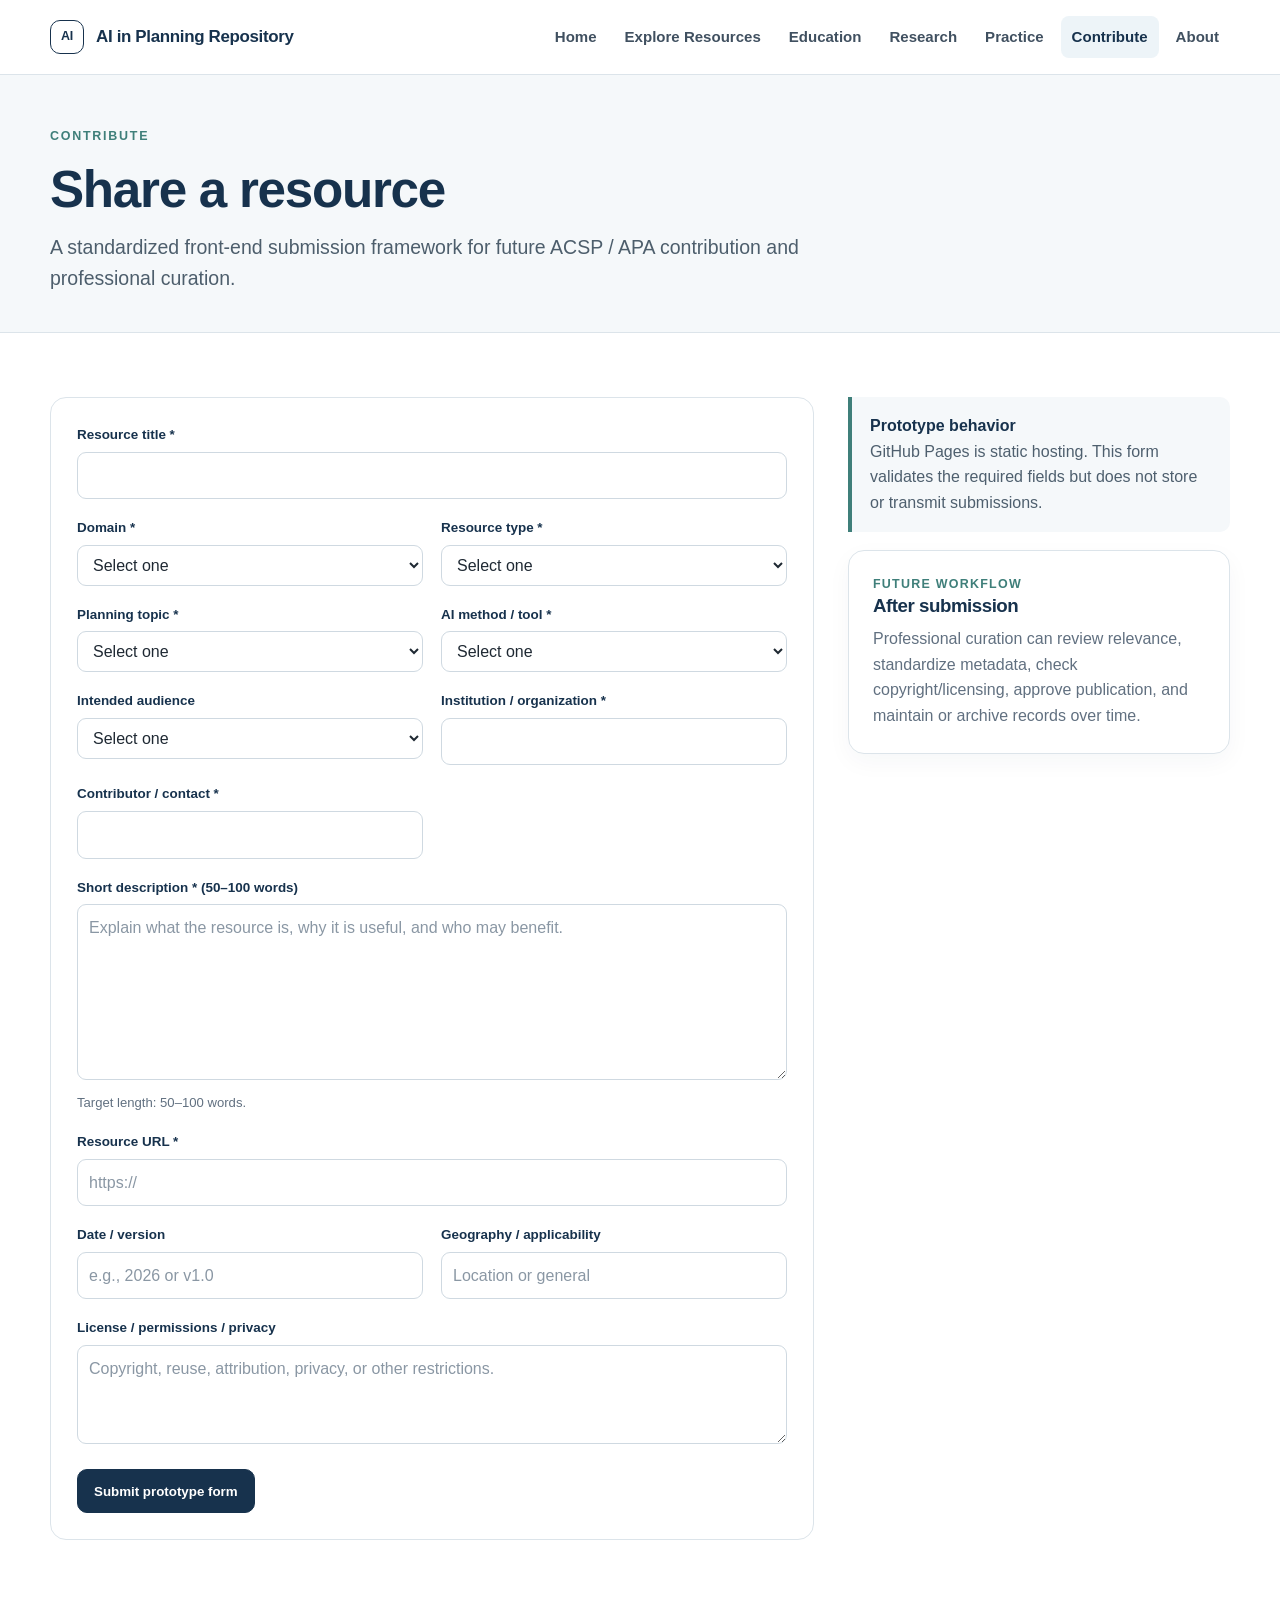
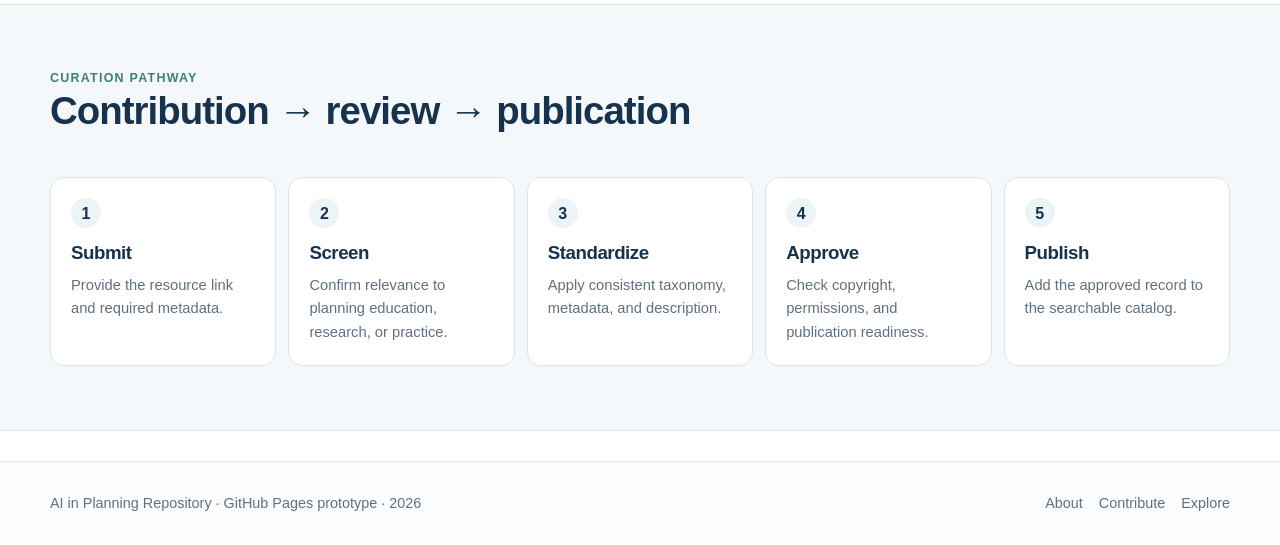
<file: contribute.html>
<!doctype html>
<html lang="en">
<head>
  <meta charset="utf-8">
  <meta name="viewport" content="width=device-width, initial-scale=1">
  <meta name="description" content="AI in Planning Repository">
  <title>Contribute | AI in Planning Repository</title>
  <link rel="stylesheet" href="assets/css/styles.css">
</head>
<body>

<a class="skip-link" href="#main">Skip to main content</a>
<header class="site-header">
  <div class="container header-inner">
    <a class="brand" href="index.html" aria-label="AI in Planning Repository home">
      <span class="brand-mark" aria-hidden="true">AI</span>
      <span>AI in Planning Repository</span>
    </a>
    <button class="nav-toggle" type="button" aria-expanded="false" aria-controls="site-navigation">Menu</button>
    <nav class="site-nav" id="site-navigation" aria-label="Primary navigation">
      <ul><li><a href="index.html">Home</a></li><li><a href="explore.html">Explore Resources</a></li><li><a href="education.html">Education</a></li><li><a href="research.html">Research</a></li><li><a href="practice.html">Practice</a></li><li><a href="contribute.html" aria-current="page">Contribute</a></li><li><a href="about.html">About</a></li></ul>
    </nav>
  </div>
</header>

<main id="main">

<section class="page-hero">
  <div class="container">
    <div class="eyebrow">Contribute</div>
    <h1>Share a resource</h1>
    <p class="lede">A standardized front-end submission framework for future ACSP / APA contribution and professional curation.</p>
  </div>
</section>

<section class="section">
  <div class="container form-wrap">
    <div class="form-card">
      <form id="contributionForm">
        <div class="form-grid">
          <div class="field full">
            <label for="title">Resource title *</label>
            <input id="title" name="title" required>
          </div>

          <div class="field">
            <label for="formDomain">Domain *</label>
            <select id="formDomain" name="domain" required>
              <option value="">Select one</option>
              <option>Education</option>
              <option>Research</option>
              <option>Practice</option>
            </select>
          </div>

          <div class="field">
            <label for="formType">Resource type *</label>
            <select id="formType" name="resourceType" required>
              <option value="">Select one</option>
              <option>Use Case</option>
              <option>Course / Syllabus</option>
              <option>Publication</option>
              <option>Dataset</option>
              <option>Code / Notebook</option>
              <option>Tool</option>
              <option>Workflow</option>
            </select>
          </div>

          <div class="field">
            <label for="formTopic">Planning topic *</label>
            <select id="formTopic" name="planningTopic" required>
              <option value="">Select one</option>
              <option>Track 1: AI in Planning</option>
              <option>Track 2: Community Development and Housing</option>
              <option>Track 3: Environmental Planning</option>
              <option>Track 4: Inclusion, Anti-racism and Accessibility in Planning</option>
              <option>Track 5: International Development Planning</option>
              <option>Track 6: Land Use Policy, Governance and Law</option>
              <option>Track 7: Food Systems and Community Health</option>
              <option>Track 8: Planning History, Theory and Education</option>
              <option>Track 9: Regional Planning & Economic Development</option>
              <option>Track 10: Quantitative and Spatial Methods</option>
              <option>Track 11: Transportation & Infrastructure Planning</option>
              <option>Track 12: Placemaking and Urban Design</option>
            </select>
          </div>

          <div class="field">
            <label for="formAI">AI method / tool *</label>
            <select id="formAI" name="aiMethod" required>
              <option value="">Select one</option>
              <option>Generative AI / LLMs</option>
              <option>Machine Learning</option>
              <option>NLP</option>
              <option>Computer Vision</option>
              <option>GeoAI</option>
              <option>Predictive Analytics</option>
              <option>Agents</option>
              <option>Other</option>
            </select>
          </div>

          <div class="field">
            <label for="audience">Intended audience</label>
            <select id="audience" name="audience">
              <option value="">Select one</option>
              <option>Faculty</option>
              <option>Students</option>
              <option>Researchers</option>
              <option>Public Planners</option>
              <option>Consultants / Nonprofits</option>
            </select>
          </div>

          <div class="field">
            <label for="institution">Institution / organization *</label>
            <input id="institution" name="institution" required>
          </div>

          <div class="field">
            <label for="contributor">Contributor / contact *</label>
            <input id="contributor" name="contributor" required>
          </div>

          <div class="field full">
            <label for="description">Short description * <span aria-hidden="true">(50–100 words)</span></label>
            <textarea id="description" name="description" rows="6" required placeholder="Explain what the resource is, why it is useful, and who may benefit."></textarea>
            <div class="help">Target length: 50–100 words.</div>
          </div>

          <div class="field full">
            <label for="url">Resource URL *</label>
            <input id="url" name="url" type="url" required placeholder="https://">
          </div>

          <div class="field">
            <label for="date">Date / version</label>
            <input id="date" name="date" placeholder="e.g., 2026 or v1.0">
          </div>

          <div class="field">
            <label for="geography">Geography / applicability</label>
            <input id="geography" name="geography" placeholder="Location or general">
          </div>

          <div class="field full">
            <label for="permissions">License / permissions / privacy</label>
            <textarea id="permissions" name="permissions" rows="3" placeholder="Copyright, reuse, attribution, privacy, or other restrictions."></textarea>
          </div>

          <div class="field full">
            <button class="btn" type="submit">Submit prototype form</button>
            <div id="formStatus" class="status-message" tabindex="-1" role="status"></div>
          </div>
        </div>
      </form>
    </div>

    <aside>
      <div class="notice">
        <strong>Prototype behavior</strong><br>
        GitHub Pages is static hosting. This form validates the required fields but does not store or transmit submissions.
      </div>

      <div class="card" style="margin-top:18px">
        <div class="small-caps">Future workflow</div>
        <h3>After submission</h3>
        <p>Professional curation can review relevance, standardize metadata, check copyright/licensing, approve publication, and maintain or archive records over time.</p>
      </div>
    </aside>
  </div>
</section>

<section class="section soft">
  <div class="container">
    <div class="section-heading">
      <div>
        <div class="small-caps">Curation pathway</div>
        <h2>Contribution → review → publication</h2>
      </div>
    </div>
    <div class="workflow">
      <div class="workflow-step"><h3>Submit</h3><p>Provide the resource link and required metadata.</p></div>
      <div class="workflow-step"><h3>Screen</h3><p>Confirm relevance to planning education, research, or practice.</p></div>
      <div class="workflow-step"><h3>Standardize</h3><p>Apply consistent taxonomy, metadata, and description.</p></div>
      <div class="workflow-step"><h3>Approve</h3><p>Check copyright, permissions, and publication readiness.</p></div>
      <div class="workflow-step"><h3>Publish</h3><p>Add the approved record to the searchable catalog.</p></div>
    </div>
  </div>
</section>

</main>

<footer class="site-footer">
  <div class="container footer-inner">
    <div>AI in Planning Repository · GitHub Pages prototype · <span data-year></span></div>
    <div class="footer-links">
      <a href="about.html">About</a>
      <a href="contribute.html">Contribute</a>
      <a href="explore.html">Explore</a>
    </div>
  </div>
</footer>
<script src="data/resources.js"></script>
<script src="assets/js/app.js"></script>

</body>
</html>
</file>
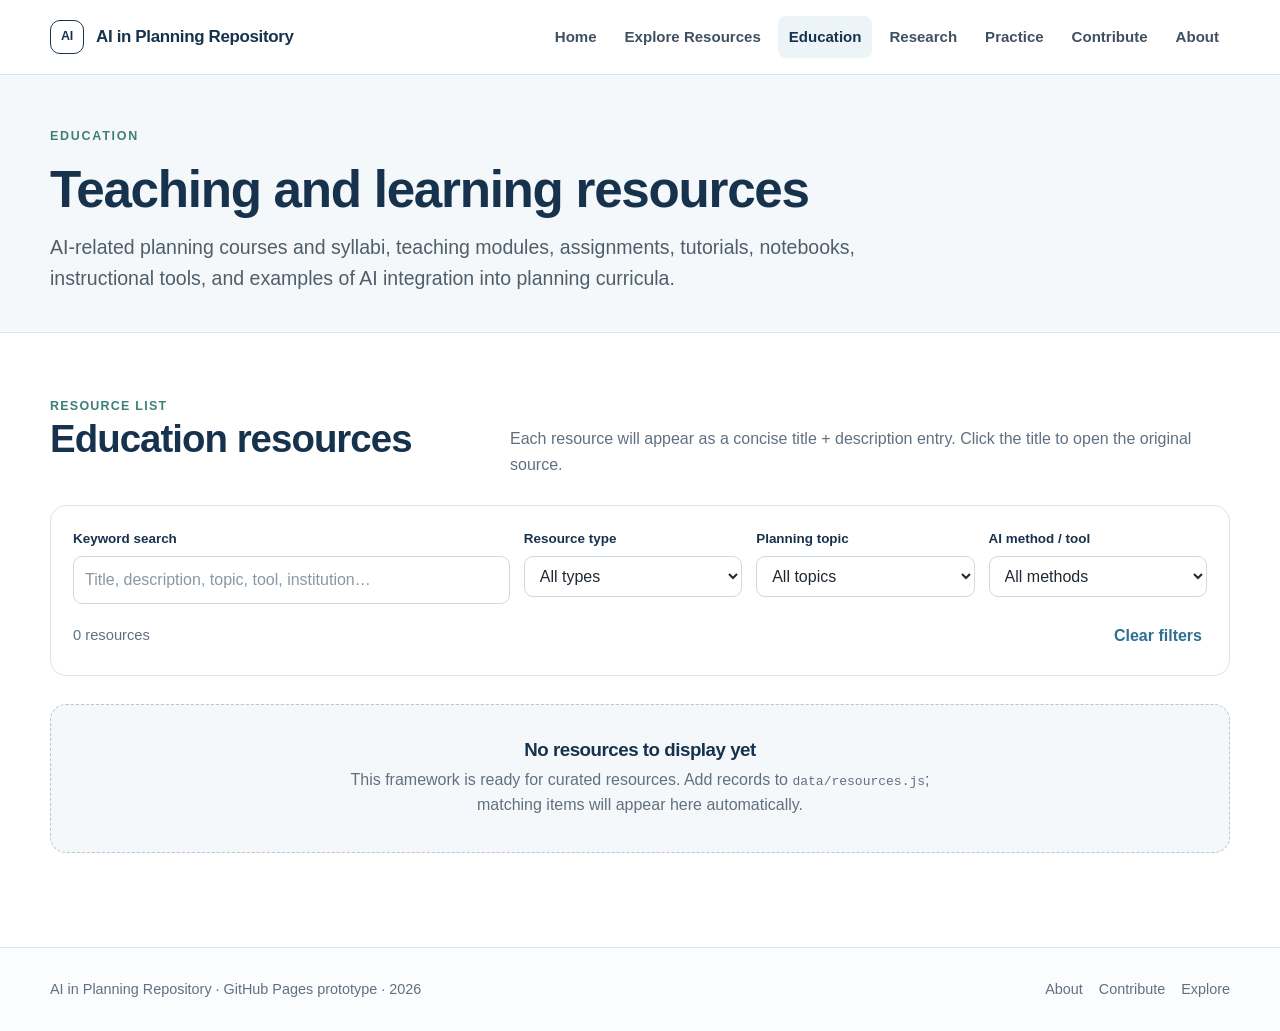
<file: education.html>
<!doctype html>
<html lang="en">
<head>
  <meta charset="utf-8">
  <meta name="viewport" content="width=device-width, initial-scale=1">
  <meta name="description" content="AI in Planning Repository">
  <title>Education | AI in Planning Repository</title>
  <link rel="stylesheet" href="assets/css/styles.css">
</head>
<body>

<a class="skip-link" href="#main">Skip to main content</a>
<header class="site-header">
  <div class="container header-inner">
    <a class="brand" href="index.html" aria-label="AI in Planning Repository home">
      <span class="brand-mark" aria-hidden="true">AI</span>
      <span>AI in Planning Repository</span>
    </a>
    <button class="nav-toggle" type="button" aria-expanded="false" aria-controls="site-navigation">Menu</button>
    <nav class="site-nav" id="site-navigation" aria-label="Primary navigation">
      <ul><li><a href="index.html">Home</a></li><li><a href="explore.html">Explore Resources</a></li><li><a href="education.html" aria-current="page">Education</a></li><li><a href="research.html">Research</a></li><li><a href="practice.html">Practice</a></li><li><a href="contribute.html">Contribute</a></li><li><a href="about.html">About</a></li></ul>
    </nav>
  </div>
</header>

<main id="main">

<section class="page-hero">
  <div class="container">
    <div class="eyebrow">Education</div>
    <h1>Teaching and learning resources</h1>
    <p class="lede">AI-related planning courses and syllabi, teaching modules, assignments, tutorials, notebooks, instructional tools, and examples of AI integration into planning curricula.</p>
  </div>
</section>
<section class="section">
  <div class="container">
    <div class="section-heading">
      <div>
        <div class="small-caps">Resource list</div>
        <h2>Education resources</h2>
      </div>
      <p>Each resource will appear as a concise title + description entry. Click the title to open the original source.</p>
    </div>
    <div class="filters">
      <div class="filter-grid" style="grid-template-columns: 2fr repeat(3, minmax(135px, 1fr));">
        <div class="field">
          <label for="search">Keyword search</label>
          <input id="search" type="search" placeholder="Title, description, topic, tool, institution…">
        </div>
        <div class="field">
          <label for="resourceType">Resource type</label>
          <select id="resourceType">
            <option value="">All types</option>
            <option>Use Case</option>
            <option>Course / Syllabus</option>
            <option>Publication</option>
            <option>Dataset</option>
            <option>Code / Notebook</option>
            <option>Tool</option>
            <option>Workflow</option>
          </select>
        </div>
        <div class="field">
          <label for="planningTopic">Planning topic</label>
          <select id="planningTopic">
            <option value="">All topics</option>
            <option>Track 1: AI in Planning</option>
            <option>Track 2: Community Development and Housing</option>
            <option>Track 3: Environmental Planning</option>
            <option>Track 4: Inclusion, Anti-racism and Accessibility in Planning</option>
            <option>Track 5: International Development Planning</option>
            <option>Track 6: Land Use Policy, Governance and Law</option>
            <option>Track 7: Food Systems and Community Health</option>
            <option>Track 8: Planning History, Theory and Education</option>
            <option>Track 9: Regional Planning & Economic Development</option>
            <option>Track 10: Quantitative and Spatial Methods</option>
            <option>Track 11: Transportation & Infrastructure Planning</option>
            <option>Track 12: Placemaking and Urban Design</option>
          </select>
        </div>
        <div class="field">
          <label for="aiMethod">AI method / tool</label>
          <select id="aiMethod">
            <option value="">All methods</option>
            <option>Generative AI / LLMs</option>
            <option>Machine Learning</option>
            <option>NLP</option>
            <option>Computer Vision</option>
            <option>GeoAI</option>
            <option>Predictive Analytics</option>
            <option>Agents</option>
          </select>
        </div>
      </div>
      <div class="filter-actions">
        <span class="result-count" data-result-count>0 resources</span>
        <button class="link-button" type="button" data-clear-filters>Clear filters</button>
      </div>
    </div>
    <div class="resource-list" data-resource-list data-domain="Education"></div>
  </div>
</section>

</main>

<footer class="site-footer">
  <div class="container footer-inner">
    <div>AI in Planning Repository · GitHub Pages prototype · <span data-year></span></div>
    <div class="footer-links">
      <a href="about.html">About</a>
      <a href="contribute.html">Contribute</a>
      <a href="explore.html">Explore</a>
    </div>
  </div>
</footer>
<script src="data/resources.js"></script>
<script src="assets/js/app.js"></script>

</body>
</html>
</file>
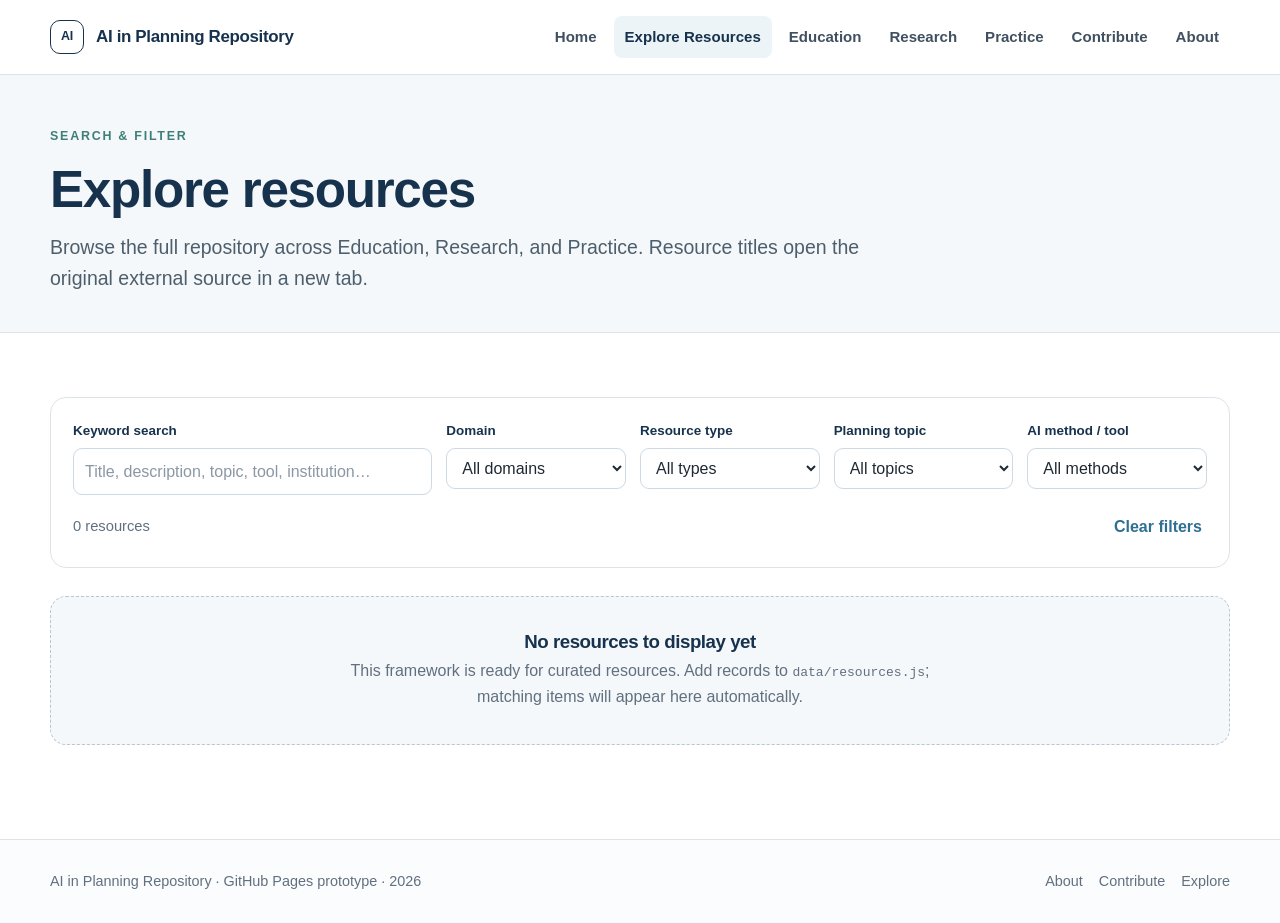
<file: explore.html>
<!doctype html>
<html lang="en">
<head>
  <meta charset="utf-8">
  <meta name="viewport" content="width=device-width, initial-scale=1">
  <meta name="description" content="AI in Planning Repository">
  <title>Explore Resources | AI in Planning Repository</title>
  <link rel="stylesheet" href="assets/css/styles.css">
</head>
<body>

<a class="skip-link" href="#main">Skip to main content</a>
<header class="site-header">
  <div class="container header-inner">
    <a class="brand" href="index.html" aria-label="AI in Planning Repository home">
      <span class="brand-mark" aria-hidden="true">AI</span>
      <span>AI in Planning Repository</span>
    </a>
    <button class="nav-toggle" type="button" aria-expanded="false" aria-controls="site-navigation">Menu</button>
    <nav class="site-nav" id="site-navigation" aria-label="Primary navigation">
      <ul><li><a href="index.html">Home</a></li><li><a href="explore.html" aria-current="page">Explore Resources</a></li><li><a href="education.html">Education</a></li><li><a href="research.html">Research</a></li><li><a href="practice.html">Practice</a></li><li><a href="contribute.html">Contribute</a></li><li><a href="about.html">About</a></li></ul>
    </nav>
  </div>
</header>

<main id="main">

<section class="page-hero">
  <div class="container">
    <div class="eyebrow">Search & filter</div>
    <h1>Explore resources</h1>
    <p class="lede">Browse the full repository across Education, Research, and Practice. Resource titles open the original external source in a new tab.</p>
  </div>
</section>
<section class="section">
  <div class="container">
    
<div class="filters" aria-label="Resource filters">
  <div class="filter-grid">
    <div class="field">
      <label for="search">Keyword search</label>
      <input id="search" type="search" placeholder="Title, description, topic, tool, institution…">
    </div>
    <div class="field">
      <label for="domain">Domain</label>
      <select id="domain">
        <option value="">All domains</option>
        <option>Education</option>
        <option>Research</option>
        <option>Practice</option>
      </select>
    </div>
    <div class="field">
      <label for="resourceType">Resource type</label>
      <select id="resourceType">
        <option value="">All types</option>
        <option>Use Case</option>
        <option>Course / Syllabus</option>
        <option>Publication</option>
        <option>Dataset</option>
        <option>Code / Notebook</option>
        <option>Tool</option>
        <option>Workflow</option>
      </select>
    </div>
    <div class="field">
      <label for="planningTopic">Planning topic</label>
      <select id="planningTopic">
        <option value="">All topics</option>
        <option>Track 1: AI in Planning</option>
        <option>Track 2: Community Development and Housing</option>
        <option>Track 3: Environmental Planning</option>
        <option>Track 4: Inclusion, Anti-racism and Accessibility in Planning</option>
        <option>Track 5: International Development Planning</option>
        <option>Track 6: Land Use Policy, Governance and Law</option>
        <option>Track 7: Food Systems and Community Health</option>
        <option>Track 8: Planning History, Theory and Education</option>
        <option>Track 9: Regional Planning & Economic Development</option>
        <option>Track 10: Quantitative and Spatial Methods</option>
        <option>Track 11: Transportation & Infrastructure Planning</option>
        <option>Track 12: Placemaking and Urban Design</option>
      </select>
    </div>
    <div class="field">
      <label for="aiMethod">AI method / tool</label>
      <select id="aiMethod">
        <option value="">All methods</option>
        <option>Generative AI / LLMs</option>
        <option>Machine Learning</option>
        <option>NLP</option>
        <option>Computer Vision</option>
        <option>GeoAI</option>
        <option>Predictive Analytics</option>
        <option>Agents</option>
      </select>
    </div>
  </div>
  <div class="filter-actions">
    <span class="result-count" data-result-count>0 resources</span>
    <button class="link-button" type="button" data-clear-filters>Clear filters</button>
  </div>
</div>

    <div class="resource-list" data-resource-list></div>
  </div>
</section>

</main>

<footer class="site-footer">
  <div class="container footer-inner">
    <div>AI in Planning Repository · GitHub Pages prototype · <span data-year></span></div>
    <div class="footer-links">
      <a href="about.html">About</a>
      <a href="contribute.html">Contribute</a>
      <a href="explore.html">Explore</a>
    </div>
  </div>
</footer>
<script src="data/resources.js"></script>
<script src="assets/js/app.js"></script>

</body>
</html>
</file>
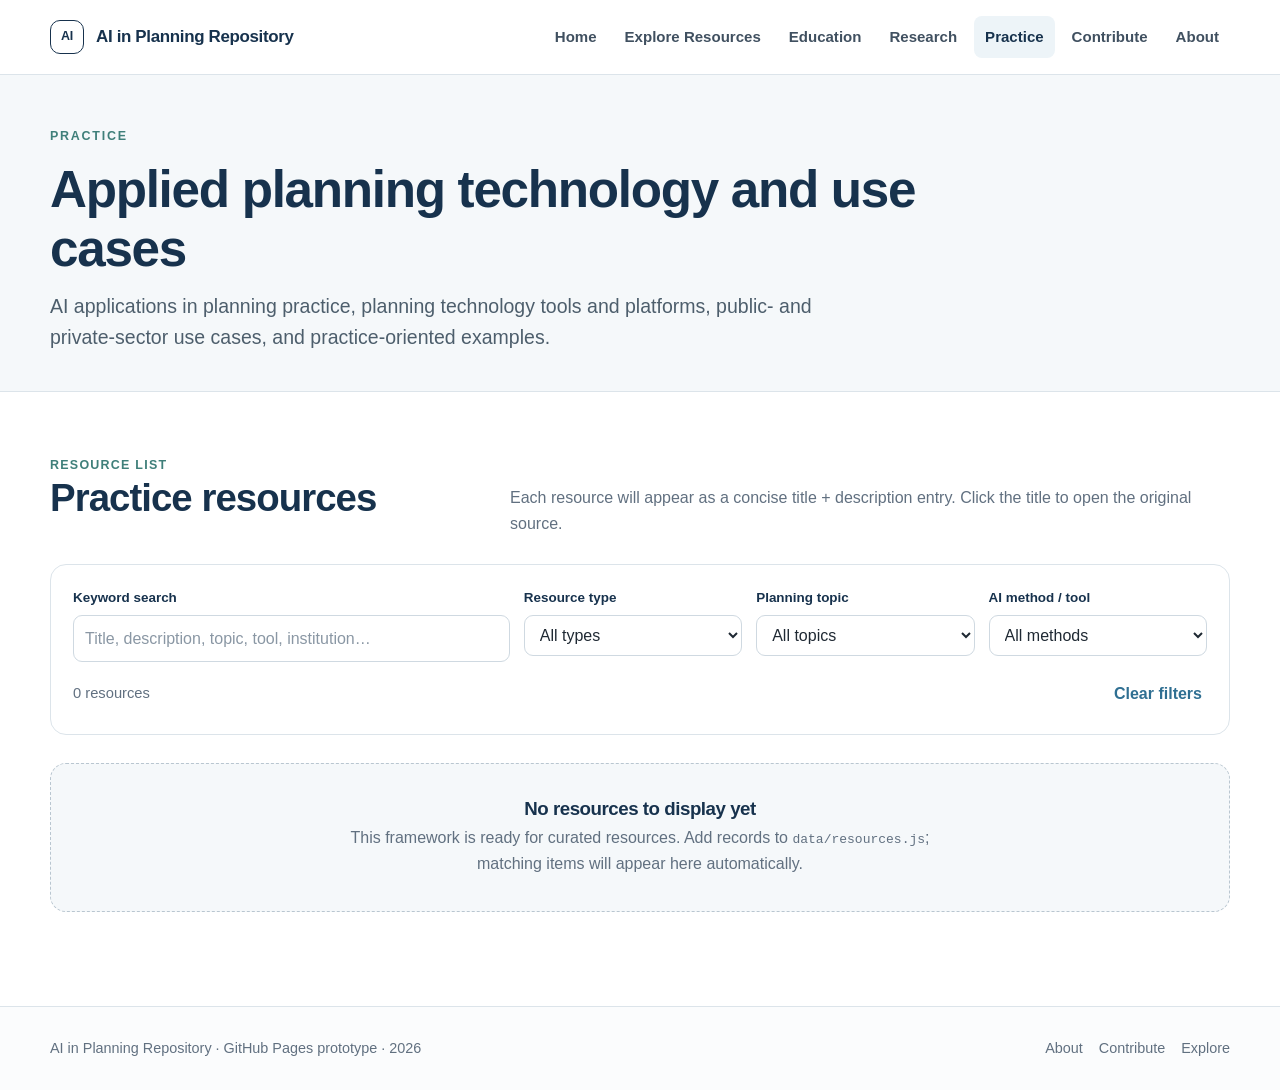
<file: practice.html>
<!doctype html>
<html lang="en">
<head>
  <meta charset="utf-8">
  <meta name="viewport" content="width=device-width, initial-scale=1">
  <meta name="description" content="AI in Planning Repository">
  <title>Practice | AI in Planning Repository</title>
  <link rel="stylesheet" href="assets/css/styles.css">
</head>
<body>

<a class="skip-link" href="#main">Skip to main content</a>
<header class="site-header">
  <div class="container header-inner">
    <a class="brand" href="index.html" aria-label="AI in Planning Repository home">
      <span class="brand-mark" aria-hidden="true">AI</span>
      <span>AI in Planning Repository</span>
    </a>
    <button class="nav-toggle" type="button" aria-expanded="false" aria-controls="site-navigation">Menu</button>
    <nav class="site-nav" id="site-navigation" aria-label="Primary navigation">
      <ul><li><a href="index.html">Home</a></li><li><a href="explore.html">Explore Resources</a></li><li><a href="education.html">Education</a></li><li><a href="research.html">Research</a></li><li><a href="practice.html" aria-current="page">Practice</a></li><li><a href="contribute.html">Contribute</a></li><li><a href="about.html">About</a></li></ul>
    </nav>
  </div>
</header>

<main id="main">

<section class="page-hero">
  <div class="container">
    <div class="eyebrow">Practice</div>
    <h1>Applied planning technology and use cases</h1>
    <p class="lede">AI applications in planning practice, planning technology tools and platforms, public- and private-sector use cases, and practice-oriented examples.</p>
  </div>
</section>
<section class="section">
  <div class="container">
    <div class="section-heading">
      <div>
        <div class="small-caps">Resource list</div>
        <h2>Practice resources</h2>
      </div>
      <p>Each resource will appear as a concise title + description entry. Click the title to open the original source.</p>
    </div>
    <div class="filters">
      <div class="filter-grid" style="grid-template-columns: 2fr repeat(3, minmax(135px, 1fr));">
        <div class="field">
          <label for="search">Keyword search</label>
          <input id="search" type="search" placeholder="Title, description, topic, tool, institution…">
        </div>
        <div class="field">
          <label for="resourceType">Resource type</label>
          <select id="resourceType">
            <option value="">All types</option>
            <option>Use Case</option>
            <option>Course / Syllabus</option>
            <option>Publication</option>
            <option>Dataset</option>
            <option>Code / Notebook</option>
            <option>Tool</option>
            <option>Workflow</option>
          </select>
        </div>
        <div class="field">
          <label for="planningTopic">Planning topic</label>
          <select id="planningTopic">
            <option value="">All topics</option>
            <option>Track 1: AI in Planning</option>
            <option>Track 2: Community Development and Housing</option>
            <option>Track 3: Environmental Planning</option>
            <option>Track 4: Inclusion, Anti-racism and Accessibility in Planning</option>
            <option>Track 5: International Development Planning</option>
            <option>Track 6: Land Use Policy, Governance and Law</option>
            <option>Track 7: Food Systems and Community Health</option>
            <option>Track 8: Planning History, Theory and Education</option>
            <option>Track 9: Regional Planning & Economic Development</option>
            <option>Track 10: Quantitative and Spatial Methods</option>
            <option>Track 11: Transportation & Infrastructure Planning</option>
            <option>Track 12: Placemaking and Urban Design</option>
          </select>
        </div>
        <div class="field">
          <label for="aiMethod">AI method / tool</label>
          <select id="aiMethod">
            <option value="">All methods</option>
            <option>Generative AI / LLMs</option>
            <option>Machine Learning</option>
            <option>NLP</option>
            <option>Computer Vision</option>
            <option>GeoAI</option>
            <option>Predictive Analytics</option>
            <option>Agents</option>
          </select>
        </div>
      </div>
      <div class="filter-actions">
        <span class="result-count" data-result-count>0 resources</span>
        <button class="link-button" type="button" data-clear-filters>Clear filters</button>
      </div>
    </div>
    <div class="resource-list" data-resource-list data-domain="Practice"></div>
  </div>
</section>

</main>

<footer class="site-footer">
  <div class="container footer-inner">
    <div>AI in Planning Repository · GitHub Pages prototype · <span data-year></span></div>
    <div class="footer-links">
      <a href="about.html">About</a>
      <a href="contribute.html">Contribute</a>
      <a href="explore.html">Explore</a>
    </div>
  </div>
</footer>
<script src="data/resources.js"></script>
<script src="assets/js/app.js"></script>

</body>
</html>
</file>
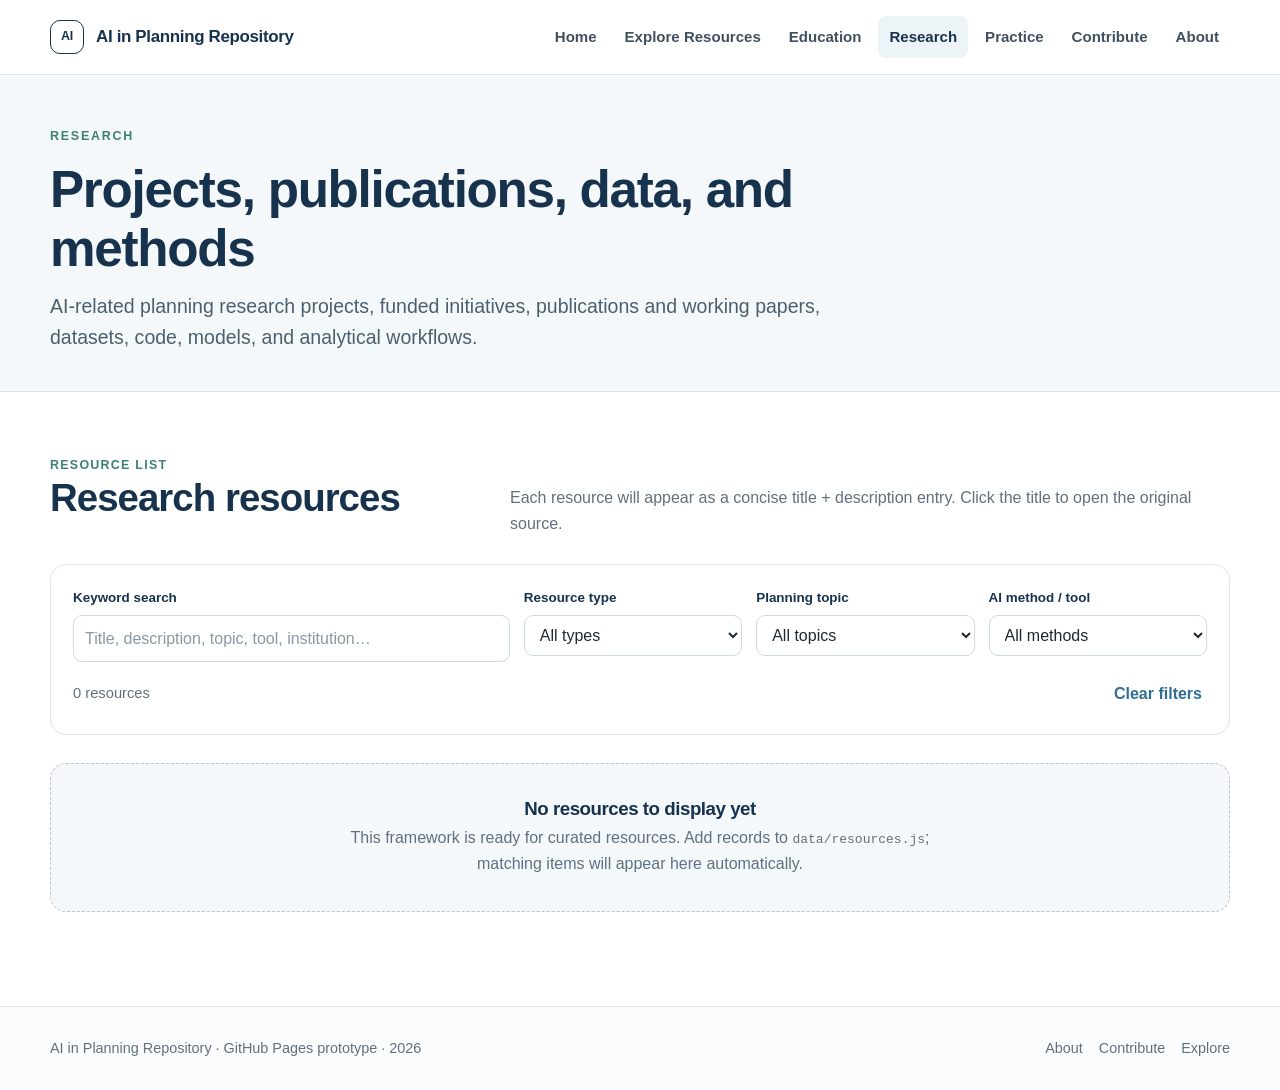
<file: research.html>
<!doctype html>
<html lang="en">
<head>
  <meta charset="utf-8">
  <meta name="viewport" content="width=device-width, initial-scale=1">
  <meta name="description" content="AI in Planning Repository">
  <title>Research | AI in Planning Repository</title>
  <link rel="stylesheet" href="assets/css/styles.css">
</head>
<body>

<a class="skip-link" href="#main">Skip to main content</a>
<header class="site-header">
  <div class="container header-inner">
    <a class="brand" href="index.html" aria-label="AI in Planning Repository home">
      <span class="brand-mark" aria-hidden="true">AI</span>
      <span>AI in Planning Repository</span>
    </a>
    <button class="nav-toggle" type="button" aria-expanded="false" aria-controls="site-navigation">Menu</button>
    <nav class="site-nav" id="site-navigation" aria-label="Primary navigation">
      <ul><li><a href="index.html">Home</a></li><li><a href="explore.html">Explore Resources</a></li><li><a href="education.html">Education</a></li><li><a href="research.html" aria-current="page">Research</a></li><li><a href="practice.html">Practice</a></li><li><a href="contribute.html">Contribute</a></li><li><a href="about.html">About</a></li></ul>
    </nav>
  </div>
</header>

<main id="main">

<section class="page-hero">
  <div class="container">
    <div class="eyebrow">Research</div>
    <h1>Projects, publications, data, and methods</h1>
    <p class="lede">AI-related planning research projects, funded initiatives, publications and working papers, datasets, code, models, and analytical workflows.</p>
  </div>
</section>
<section class="section">
  <div class="container">
    <div class="section-heading">
      <div>
        <div class="small-caps">Resource list</div>
        <h2>Research resources</h2>
      </div>
      <p>Each resource will appear as a concise title + description entry. Click the title to open the original source.</p>
    </div>
    <div class="filters">
      <div class="filter-grid" style="grid-template-columns: 2fr repeat(3, minmax(135px, 1fr));">
        <div class="field">
          <label for="search">Keyword search</label>
          <input id="search" type="search" placeholder="Title, description, topic, tool, institution…">
        </div>
        <div class="field">
          <label for="resourceType">Resource type</label>
          <select id="resourceType">
            <option value="">All types</option>
            <option>Use Case</option>
            <option>Course / Syllabus</option>
            <option>Publication</option>
            <option>Dataset</option>
            <option>Code / Notebook</option>
            <option>Tool</option>
            <option>Workflow</option>
          </select>
        </div>
        <div class="field">
          <label for="planningTopic">Planning topic</label>
          <select id="planningTopic">
            <option value="">All topics</option>
            <option>Track 1: AI in Planning</option>
            <option>Track 2: Community Development and Housing</option>
            <option>Track 3: Environmental Planning</option>
            <option>Track 4: Inclusion, Anti-racism and Accessibility in Planning</option>
            <option>Track 5: International Development Planning</option>
            <option>Track 6: Land Use Policy, Governance and Law</option>
            <option>Track 7: Food Systems and Community Health</option>
            <option>Track 8: Planning History, Theory and Education</option>
            <option>Track 9: Regional Planning & Economic Development</option>
            <option>Track 10: Quantitative and Spatial Methods</option>
            <option>Track 11: Transportation & Infrastructure Planning</option>
            <option>Track 12: Placemaking and Urban Design</option>
          </select>
        </div>
        <div class="field">
          <label for="aiMethod">AI method / tool</label>
          <select id="aiMethod">
            <option value="">All methods</option>
            <option>Generative AI / LLMs</option>
            <option>Machine Learning</option>
            <option>NLP</option>
            <option>Computer Vision</option>
            <option>GeoAI</option>
            <option>Predictive Analytics</option>
            <option>Agents</option>
          </select>
        </div>
      </div>
      <div class="filter-actions">
        <span class="result-count" data-result-count>0 resources</span>
        <button class="link-button" type="button" data-clear-filters>Clear filters</button>
      </div>
    </div>
    <div class="resource-list" data-resource-list data-domain="Research"></div>
  </div>
</section>

</main>

<footer class="site-footer">
  <div class="container footer-inner">
    <div>AI in Planning Repository · GitHub Pages prototype · <span data-year></span></div>
    <div class="footer-links">
      <a href="about.html">About</a>
      <a href="contribute.html">Contribute</a>
      <a href="explore.html">Explore</a>
    </div>
  </div>
</footer>
<script src="data/resources.js"></script>
<script src="assets/js/app.js"></script>

</body>
</html>
</file>
<file: assets/css/styles.css>
:root {
  --navy: #17324d;
  --navy-2: #244864;
  --blue: #2f6f92;
  --teal: #3f7f7a;
  --ink: #1f2933;
  --muted: #617080;
  --line: #dce4ea;
  --soft: #f5f8fa;
  --soft-blue: #edf4f8;
  --white: #ffffff;
  --focus: #0b6fb7;
  --shadow: 0 12px 34px rgba(23, 50, 77, 0.08);
  --radius: 16px;
  --max: 1180px;
}

* { box-sizing: border-box; }

html { scroll-behavior: smooth; }

body {
  margin: 0;
  font-family: Inter, ui-sans-serif, -apple-system, BlinkMacSystemFont, "Segoe UI", Roboto, Helvetica, Arial, sans-serif;
  color: var(--ink);
  background: var(--white);
  line-height: 1.6;
}

a { color: var(--blue); }
a:hover { color: var(--navy); }

a:focus-visible,
button:focus-visible,
input:focus-visible,
select:focus-visible,
textarea:focus-visible {
  outline: 3px solid rgba(11, 111, 183, 0.28);
  outline-offset: 2px;
}

img { max-width: 100%; }

.container {
  width: min(calc(100% - 40px), var(--max));
  margin: 0 auto;
}

.skip-link {
  position: absolute;
  top: -60px;
  left: 16px;
  z-index: 1000;
  background: var(--navy);
  color: white;
  padding: 10px 14px;
  border-radius: 8px;
  text-decoration: none;
}

.skip-link:focus { top: 12px; }

.site-header {
  position: sticky;
  top: 0;
  z-index: 50;
  background: rgba(255, 255, 255, 0.96);
  backdrop-filter: blur(12px);
  border-bottom: 1px solid var(--line);
}

.header-inner {
  min-height: 74px;
  display: flex;
  align-items: center;
  justify-content: space-between;
  gap: 28px;
}

.brand {
  display: inline-flex;
  align-items: center;
  gap: 12px;
  color: var(--navy);
  text-decoration: none;
  font-weight: 800;
  letter-spacing: -0.02em;
  font-size: 1.06rem;
}

.brand-mark {
  width: 34px;
  height: 34px;
  display: grid;
  place-items: center;
  border: 1px solid var(--navy);
  border-radius: 10px;
  font-size: 0.78rem;
  font-weight: 800;
}

.nav-toggle {
  display: none;
  border: 1px solid var(--line);
  background: white;
  color: var(--navy);
  border-radius: 9px;
  padding: 8px 11px;
  font: inherit;
  cursor: pointer;
}

.site-nav ul {
  display: flex;
  list-style: none;
  padding: 0;
  margin: 0;
  gap: 6px;
  align-items: center;
}

.site-nav a {
  display: inline-block;
  padding: 9px 11px;
  color: #405060;
  text-decoration: none;
  border-radius: 8px;
  font-size: 0.94rem;
  font-weight: 600;
}

.site-nav a:hover,
.site-nav a[aria-current="page"] {
  color: var(--navy);
  background: var(--soft-blue);
}

.hero {
  padding: 74px 0 58px;
  border-bottom: 1px solid var(--line);
  background:
    radial-gradient(circle at 88% 20%, rgba(47,111,146,.09), transparent 28%),
    linear-gradient(180deg, #fbfdfe, #ffffff);
}

.hero-grid {
  display: grid;
  grid-template-columns: 1.45fr .8fr;
  gap: 54px;
  align-items: center;
}

.eyebrow {
  color: var(--teal);
  text-transform: uppercase;
  letter-spacing: .14em;
  font-size: .78rem;
  font-weight: 800;
  margin-bottom: 14px;
}

h1, h2, h3 {
  color: var(--navy);
  line-height: 1.15;
  letter-spacing: -0.025em;
}

h1 {
  margin: 0 0 18px;
  font-size: clamp(2.35rem, 5vw, 4.8rem);
  max-width: 920px;
}

h2 {
  margin: 0 0 16px;
  font-size: clamp(1.7rem, 3vw, 2.5rem);
}

h3 { margin: 0 0 10px; }

.lede {
  max-width: 820px;
  color: #4d5e6c;
  font-size: clamp(1.05rem, 1.6vw, 1.22rem);
  margin: 0 0 28px;
}

.button-row {
  display: flex;
  flex-wrap: wrap;
  gap: 12px;
}

.btn {
  display: inline-flex;
  align-items: center;
  justify-content: center;
  min-height: 44px;
  padding: 10px 16px;
  border-radius: 10px;
  border: 1px solid var(--navy);
  background: var(--navy);
  color: white;
  text-decoration: none;
  font-weight: 700;
}

.btn:hover {
  background: var(--navy-2);
  color: white;
}

.btn.secondary {
  background: white;
  color: var(--navy);
}

.btn.secondary:hover { background: var(--soft-blue); }

.hero-note {
  background: var(--soft);
  border: 1px solid var(--line);
  border-radius: var(--radius);
  padding: 26px;
  box-shadow: var(--shadow);
}

.hero-note strong {
  color: var(--navy);
  display: block;
  margin-bottom: 9px;
}

.section { padding: 64px 0; }
.section.soft { background: var(--soft); border-block: 1px solid var(--line); }
.section.tight { padding: 46px 0; }

.section-heading {
  display: flex;
  align-items: end;
  justify-content: space-between;
  gap: 20px;
  margin-bottom: 28px;
}

.section-heading p {
  max-width: 720px;
  margin: 0;
  color: var(--muted);
}

.domain-grid,
.audience-grid,
.principle-grid {
  display: grid;
  grid-template-columns: repeat(3, 1fr);
  gap: 20px;
}

.audience-grid { grid-template-columns: repeat(4, 1fr); }

.card {
  border: 1px solid var(--line);
  border-radius: var(--radius);
  padding: 24px;
  background: white;
  box-shadow: 0 8px 25px rgba(23, 50, 77, .04);
}

.card p {
  margin: 0;
  color: var(--muted);
}

.card .text-link {
  display: inline-block;
  margin-top: 15px;
  font-weight: 700;
  text-decoration: none;
}

.domain-card {
  min-height: 235px;
  display: flex;
  flex-direction: column;
  justify-content: space-between;
}

.domain-kicker {
  color: var(--teal);
  font-weight: 800;
  font-size: .78rem;
  text-transform: uppercase;
  letter-spacing: .12em;
}

.page-hero {
  padding: 52px 0 38px;
  background: var(--soft);
  border-bottom: 1px solid var(--line);
}

.page-hero h1 {
  font-size: clamp(2rem, 4vw, 3.4rem);
  margin-bottom: 12px;
}

.page-hero .lede { margin-bottom: 0; }

.filters {
  border: 1px solid var(--line);
  border-radius: var(--radius);
  background: white;
  padding: 22px;
  margin-bottom: 28px;
}

.filter-grid {
  display: grid;
  grid-template-columns: 2fr repeat(4, minmax(135px, 1fr));
  gap: 14px;
}

.field label {
  display: block;
  color: var(--navy);
  font-weight: 700;
  font-size: .84rem;
  margin-bottom: 6px;
}

input, select, textarea {
  width: 100%;
  border: 1px solid #cfd9e1;
  border-radius: 9px;
  padding: 10px 11px;
  font: inherit;
  color: var(--ink);
  background: white;
}

input::placeholder, textarea::placeholder { color: #8a97a4; }

.filter-actions {
  margin-top: 14px;
  display: flex;
  gap: 10px;
  align-items: center;
  justify-content: space-between;
}

.result-count {
  color: var(--muted);
  font-size: .92rem;
}

.link-button {
  background: transparent;
  border: 0;
  padding: 5px;
  color: var(--blue);
  cursor: pointer;
  font: inherit;
  font-weight: 700;
}

.resource-list {
  display: grid;
  gap: 16px;
}

.resource-item {
  padding: 22px 0 24px;
  border-bottom: 1px solid var(--line);
}

.resource-item:first-child { border-top: 1px solid var(--line); }

.resource-title {
  font-size: 1.18rem;
  font-weight: 800;
  line-height: 1.35;
  color: var(--navy);
  text-decoration-thickness: 1px;
  text-underline-offset: 3px;
}

.resource-title::after {
  content: " ↗";
  font-size: .85em;
}

.resource-description {
  max-width: 900px;
  margin: 9px 0 0;
  color: #475866;
}

.resource-meta {
  margin-top: 10px;
  display: flex;
  flex-wrap: wrap;
  gap: 6px 12px;
  color: var(--muted);
  font-size: .86rem;
}

.resource-meta span:not(:last-child)::after {
  content: "•";
  margin-left: 12px;
  color: #a1adb7;
}

.empty-state {
  border: 1px dashed #b9c6d0;
  border-radius: var(--radius);
  background: var(--soft);
  padding: 34px;
  text-align: center;
}

.empty-state h3 { margin-bottom: 6px; }
.empty-state p { margin: 0 auto; max-width: 620px; color: var(--muted); }

.workflow {
  display: grid;
  grid-template-columns: repeat(5, 1fr);
  gap: 12px;
  counter-reset: workflow;
}

.workflow-step {
  position: relative;
  border: 1px solid var(--line);
  border-radius: 14px;
  padding: 20px;
  background: white;
  min-height: 150px;
}

.workflow-step::before {
  counter-increment: workflow;
  content: counter(workflow);
  display: grid;
  place-items: center;
  width: 30px;
  height: 30px;
  border-radius: 999px;
  background: var(--soft-blue);
  color: var(--navy);
  font-weight: 800;
  margin-bottom: 14px;
}

.workflow-step p { color: var(--muted); margin: 0; font-size: .92rem; }

.form-wrap {
  display: grid;
  grid-template-columns: 1.5fr .75fr;
  gap: 34px;
  align-items: start;
}

.form-card {
  border: 1px solid var(--line);
  border-radius: var(--radius);
  padding: 26px;
  background: white;
}

.form-grid {
  display: grid;
  grid-template-columns: 1fr 1fr;
  gap: 18px;
}

.field.full { grid-column: 1 / -1; }

.help {
  color: var(--muted);
  font-size: .82rem;
  margin-top: 5px;
}

.notice {
  border-left: 4px solid var(--teal);
  background: var(--soft);
  padding: 16px 18px;
  border-radius: 0 10px 10px 0;
  color: #4e5f6e;
}

.notice strong { color: var(--navy); }

.status-message {
  display: none;
  margin-top: 16px;
  padding: 12px 14px;
  border-radius: 9px;
  background: var(--soft-blue);
  color: var(--navy);
  font-weight: 600;
}

.site-footer {
  margin-top: 30px;
  border-top: 1px solid var(--line);
  background: #fbfcfd;
  padding: 30px 0;
  color: var(--muted);
  font-size: .9rem;
}

.footer-inner {
  display: flex;
  justify-content: space-between;
  gap: 24px;
  align-items: center;
}

.footer-links {
  display: flex;
  flex-wrap: wrap;
  gap: 16px;
}

.footer-links a {
  text-decoration: none;
  color: var(--muted);
}

.footer-links a:hover { color: var(--navy); }

.small-caps {
  color: var(--teal);
  font-size: .78rem;
  font-weight: 800;
  text-transform: uppercase;
  letter-spacing: .1em;
}

.stat-line {
  display: flex;
  gap: 20px;
  flex-wrap: wrap;
  margin-top: 22px;
  color: var(--muted);
  font-size: .9rem;
}

.stat-line strong { color: var(--navy); }

@media (max-width: 980px) {
  .hero-grid,
  .form-wrap {
    grid-template-columns: 1fr;
  }

  .domain-grid,
  .principle-grid {
    grid-template-columns: repeat(2, 1fr);
  }

  .audience-grid { grid-template-columns: repeat(2, 1fr); }

  .filter-grid { grid-template-columns: repeat(2, 1fr); }
  .filter-grid .field:first-child { grid-column: 1 / -1; }

  .workflow { grid-template-columns: repeat(2, 1fr); }
}

@media (max-width: 760px) {
  .container { width: min(calc(100% - 28px), var(--max)); }

  .nav-toggle { display: inline-block; }

  .site-nav {
    position: absolute;
    left: 0;
    right: 0;
    top: 74px;
    background: white;
    border-bottom: 1px solid var(--line);
    padding: 10px 14px 14px;
    display: none;
  }

  .site-nav.open { display: block; }

  .site-nav ul {
    align-items: stretch;
    flex-direction: column;
  }

  .site-nav a { width: 100%; }

  .hero { padding: 50px 0 42px; }
  .section { padding: 48px 0; }

  .domain-grid,
  .audience-grid,
  .principle-grid,
  .filter-grid,
  .workflow,
  .form-grid {
    grid-template-columns: 1fr;
  }

  .filter-grid .field:first-child,
  .field.full {
    grid-column: auto;
  }

  .section-heading,
  .footer-inner {
    align-items: flex-start;
    flex-direction: column;
  }

  .filter-actions {
    align-items: flex-start;
    flex-direction: column;
  }
}

@media (prefers-reduced-motion: reduce) {
  html { scroll-behavior: auto; }
  *, *::before, *::after {
    animation-duration: 0.001ms !important;
    animation-iteration-count: 1 !important;
    transition-duration: 0.001ms !important;
  }
}
</file>
